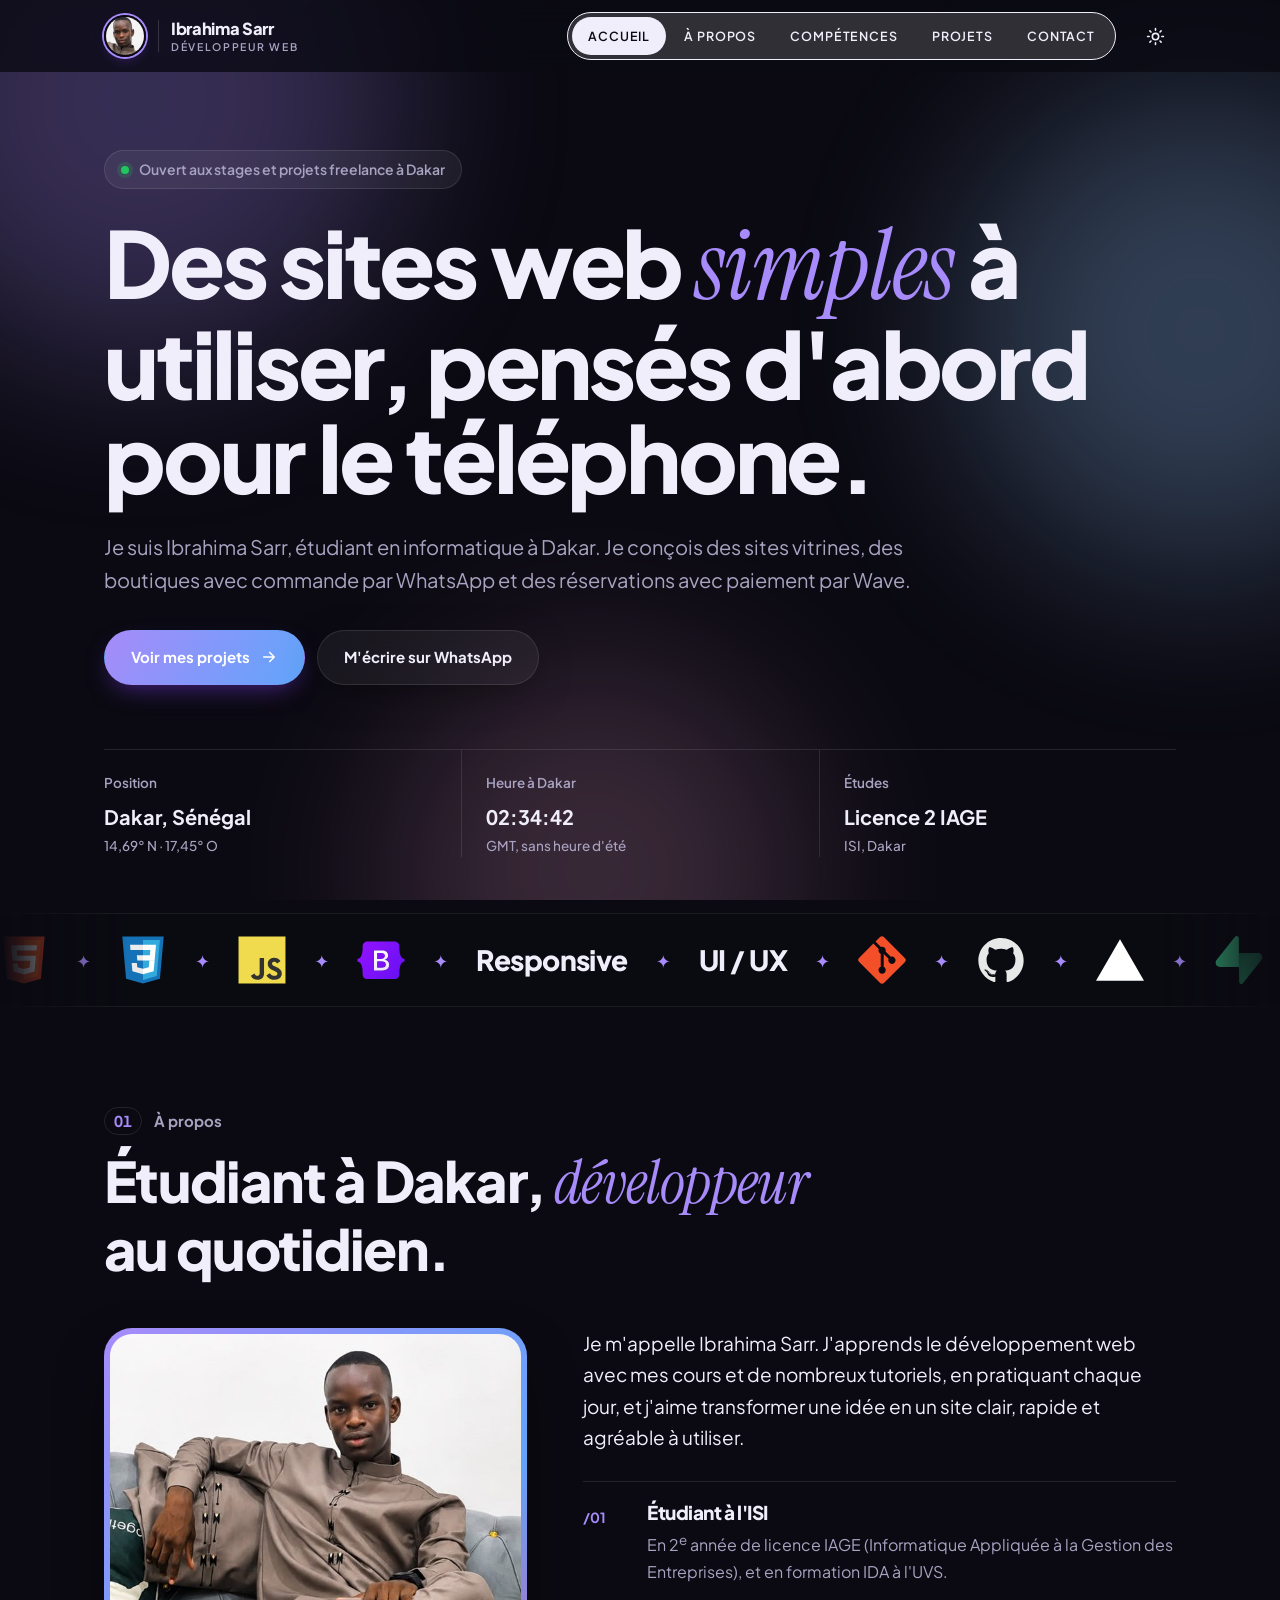
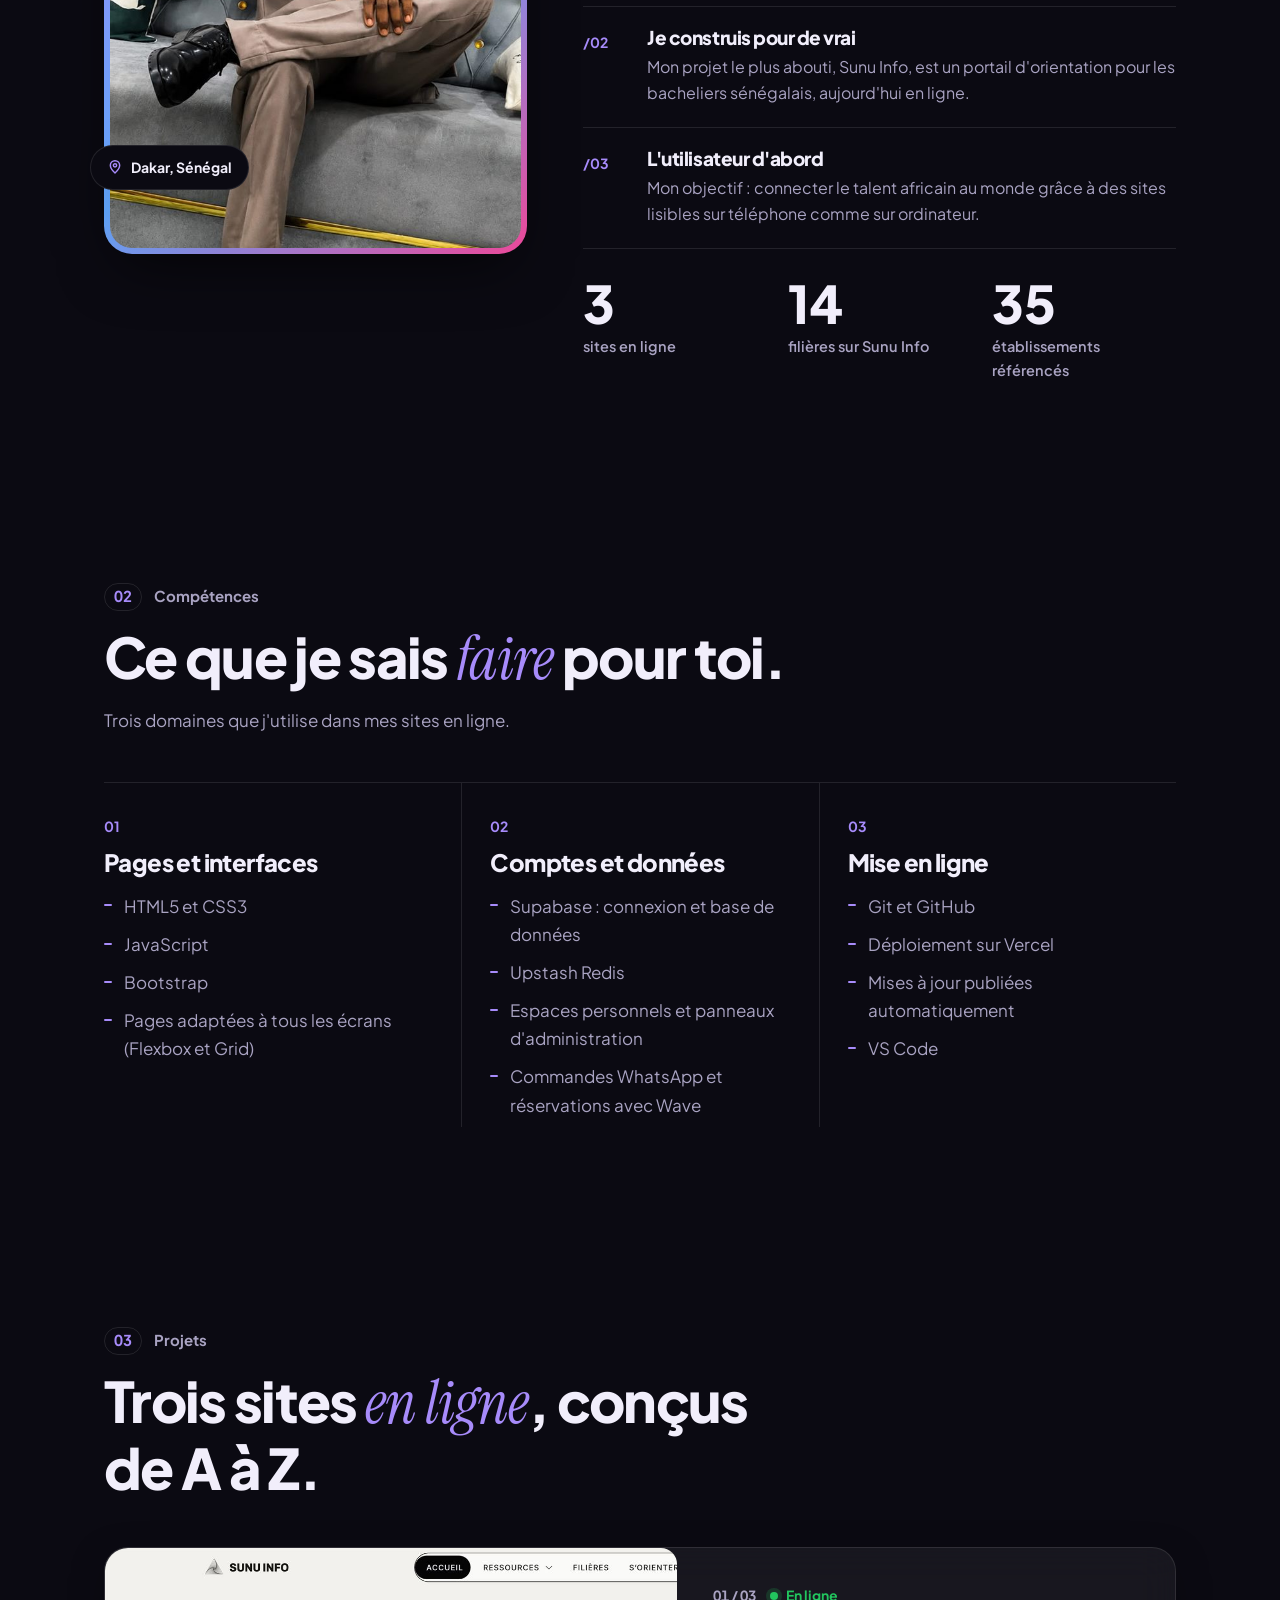
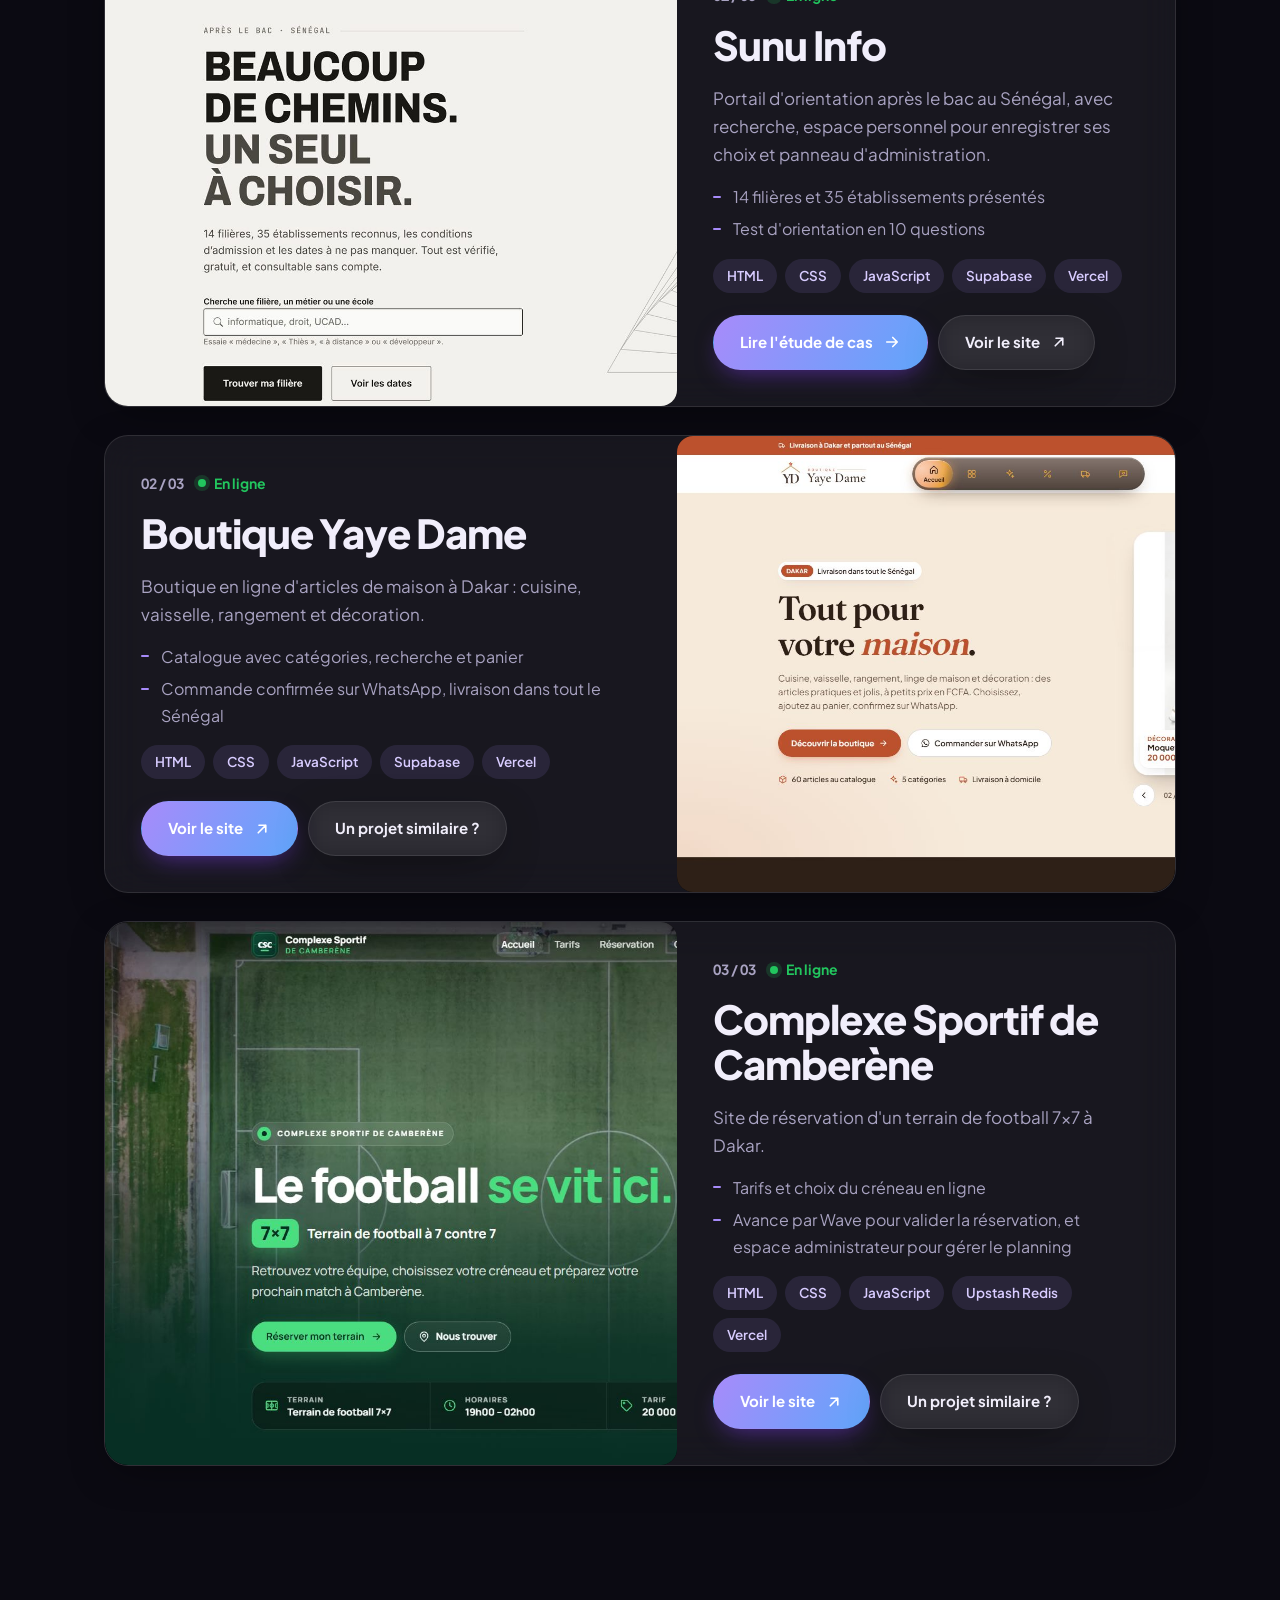
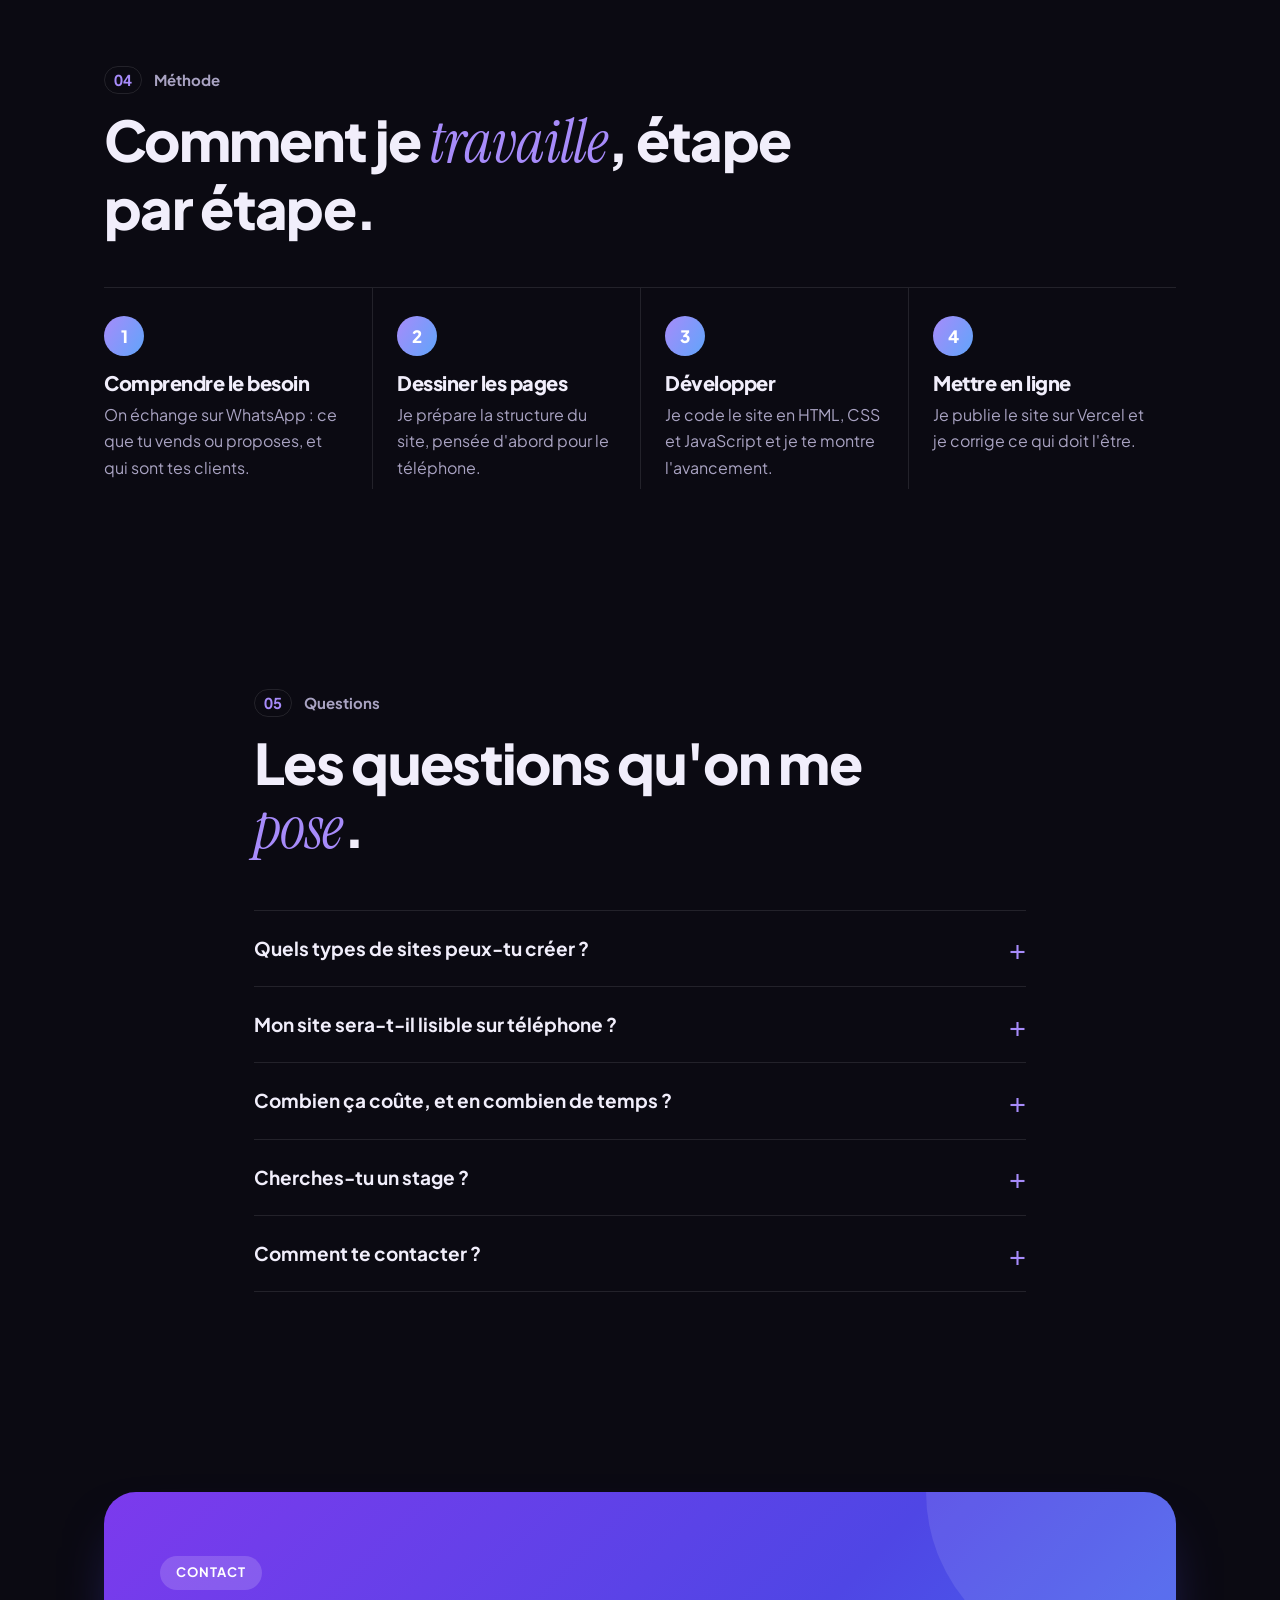
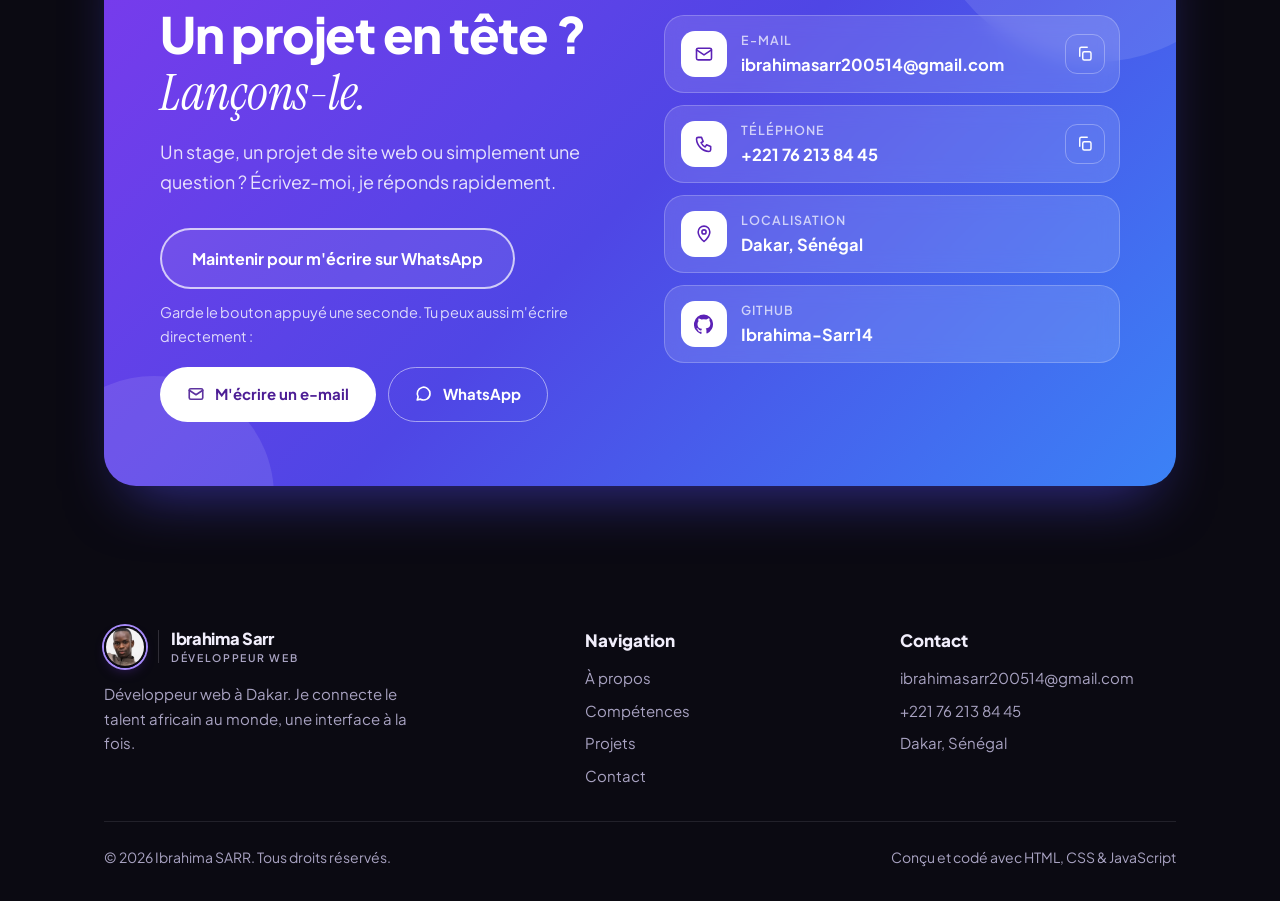
<file: index.html>
<!DOCTYPE html>
<html lang="fr" data-theme="dark">
<head>
  <meta charset="UTF-8">
  <meta name="viewport" content="width=device-width, initial-scale=1.0">

  <!-- ===== Référencement (SEO) ===== -->
  <title>Ibrahima SARR — Développeur web à Dakar</title>
  <meta name="description" content="Portfolio d'Ibrahima SARR, étudiant en informatique et développeur web à Dakar (Sénégal). Interfaces modernes en HTML, CSS, Bootstrap et JavaScript. Créateur de Sunu Info.">
  <meta name="author" content="Ibrahima SARR">
  <link rel="canonical" href="https://portfolioibrahimasarr.vercel.app/">
  <meta name="theme-color" content="#0b0a12">

  <!-- Aperçu lors d'un partage (WhatsApp, Facebook, LinkedIn…) -->
  <meta property="og:type" content="website">
  <meta property="og:locale" content="fr_FR">
  <meta property="og:site_name" content="Ibrahima SARR">
  <meta property="og:title" content="Ibrahima SARR — Développeur web à Dakar">
  <meta property="og:description" content="Étudiant en informatique et développeur web. Je conçois des interfaces modernes et des expériences utilisateur fluides.">
  <meta property="og:url" content="https://portfolioibrahimasarr.vercel.app/">
  <meta property="og:image" content="https://portfolioibrahimasarr.vercel.app/images/partage.png">
  <meta property="og:image:width" content="1200">
  <meta property="og:image:height" content="630">
  <meta property="og:image:alt" content="Ibrahima SARR, développeur web à Dakar">
  <meta name="twitter:card" content="summary_large_image">
  <meta name="twitter:title" content="Ibrahima SARR — Développeur web à Dakar">
  <meta name="twitter:description" content="Étudiant en informatique et développeur web. Je conçois des interfaces modernes et des expériences utilisateur fluides.">
  <meta name="twitter:image" content="https://portfolioibrahimasarr.vercel.app/images/partage.png">

  <!-- Fiche « personne » pour Google -->
  <script type="application/ld+json">
  {
    "@context": "https://schema.org",
    "@type": "Person",
    "name": "Ibrahima SARR",
    "alternateName": "Ibrahima (Khalil) Sarr",
    "jobTitle": "Développeur web",
    "email": "mailto:ibrahimasarr200514@gmail.com",
    "telephone": "+221762138445",
    "url": "https://portfolioibrahimasarr.vercel.app/",
    "image": "https://portfolioibrahimasarr.vercel.app/images/ibrahima-sarr.jpg",
    "address": { "@type": "PostalAddress", "addressLocality": "Dakar", "addressCountry": "SN" },
    "sameAs": ["https://github.com/Ibrahima-Sarr14"]
  }
  </script>

  <link rel="icon" href="images/favicon.svg" type="image/svg+xml">

  <!-- Polices : Plus Jakarta Sans (texte) et Instrument Serif italique (mot d'accent) -->
  <link rel="preconnect" href="https://fonts.googleapis.com">
  <link rel="preconnect" href="https://fonts.gstatic.com" crossorigin>
  <link href="https://fonts.googleapis.com/css2?family=Plus+Jakarta+Sans:wght@400;500;600;700;800&family=Instrument+Serif:ital@1&display=swap" rel="stylesheet">

  <link rel="stylesheet" href="style.css">

  <!-- Applique le thème enregistré avant l'affichage (évite un flash de couleur) -->
  <script>
    try {
      var t = localStorage.getItem('theme');
      if (t) document.documentElement.setAttribute('data-theme', t);
    } catch (e) {}
  </script>
</head>
<body>

  <!-- Taches de couleur floues en arrière-plan -->
  <div class="fond-deco" aria-hidden="true">
    <span class="tache tache--1"></span>
    <span class="tache tache--2"></span>
    <span class="tache tache--3"></span>
  </div>

  <!-- ===== EN-TÊTE ===== -->
  <header class="entete" id="entete">
    <div class="conteneur entete__barre">
      <a href="#accueil" class="logo" aria-label="Retour en haut">
        <img class="logo__mark" src="images/ibrahima-sarr-portrait.jpg" alt="" width="40" height="40">
        <span class="logo__texte"><span class="logo__nom">Ibrahima Sarr</span><span class="logo__role">Développeur web</span></span>
      </a>

      <nav class="nav" id="nav" aria-label="Navigation principale">
        <span class="nav__pilule" aria-hidden="true"></span>
        <a href="#accueil">Accueil</a>
        <a href="#apropos">À propos</a>
        <a href="#competences">Compétences</a>
        <a href="#projets">Projets</a>
        <a href="#contact">Contact</a>
      </nav>

      <div class="entete__actions">
        <button class="btn-icone" id="btn-theme" type="button" aria-label="Changer de thème">
          <svg class="ico-lune" viewBox="0 0 24 24" aria-hidden="true"><path d="M21 12.8A9 9 0 1 1 11.2 3a7 7 0 0 0 9.8 9.8z"/></svg>
          <svg class="ico-soleil" viewBox="0 0 24 24" aria-hidden="true"><circle cx="12" cy="12" r="4"/><path d="M12 2v2M12 20v2M4.9 4.9l1.4 1.4M17.7 17.7l1.4 1.4M2 12h2M20 12h2M4.9 19.1l1.4-1.4M17.7 6.3l1.4-1.4"/></svg>
        </button>
        <button class="btn-icone burger" id="btn-menu" type="button" aria-label="Ouvrir le menu" aria-expanded="false" aria-controls="nav">
          <span></span><span></span><span></span>
        </button>
      </div>
    </div>
    <!-- Barre de progression de lecture -->
    <span class="progression" id="progression" aria-hidden="true"></span>
  </header>

  <main>

    <!-- ===== ACCUEIL ===== -->
    <section class="hero2" id="accueil">
      <div class="conteneur">
        <p class="eyebrow"><span class="point"></span> Ouvert aux stages et projets freelance à Dakar</p>
        <h1 class="hero2__titre">
          Des sites web <em class="accent">simples</em> à utiliser, pensés d'abord pour le téléphone.
        </h1>
        <p class="hero2__sous">
          Je suis Ibrahima Sarr, étudiant en informatique à Dakar. Je conçois des sites vitrines,
          des boutiques avec commande par WhatsApp et des réservations avec paiement par Wave.
        </p>
        <div class="hero__boutons">
          <a href="#projets" class="btn btn--plein">
            Voir mes projets
            <svg viewBox="0 0 24 24" aria-hidden="true"><path d="M5 12h14M13 6l6 6-6 6"/></svg>
          </a>
          <a href="https://wa.me/221762138445" target="_blank" rel="noopener" class="btn btn--verre">M'écrire sur WhatsApp</a>
        </div>

        <!-- Repères : lieu, heure de Dakar en direct, disponibilité -->
        <dl class="reperes">
          <div>
            <dt>Position</dt>
            <dd>Dakar, Sénégal<span class="reperes__fin">14,69° N · 17,45° O</span></dd>
          </div>
          <div>
            <dt>Heure à Dakar</dt>
            <dd><time id="horloge" class="horloge" datetime="">--:--:--</time><span class="reperes__fin">GMT, sans heure d'été</span></dd>
          </div>
          <div>
            <dt>Études</dt>
            <dd>Licence 2 IAGE<span class="reperes__fin">ISI, Dakar</span></dd>
          </div>
        </dl>
      </div>
    </section>

    <!-- ===== BANDEAU DÉFILANT ===== -->
    <div class="bandeau" aria-hidden="true">
      <div class="bandeau__piste">
        <img src="images/logos/html5.svg" alt="HTML5" title="HTML5" width="48" height="48" class="logo-html5"><i>✦</i><img src="images/logos/css3.svg" alt="CSS3" title="CSS3" width="48" height="48" class="logo-css3"><i>✦</i><img src="images/logos/javascript.svg" alt="JavaScript" title="JavaScript" width="48" height="48" class="logo-javascript"><i>✦</i><img src="images/logos/bootstrap.svg" alt="Bootstrap" title="Bootstrap" width="48" height="48" class="logo-bootstrap"><i>✦</i><span>Responsive</span><i>✦</i><span>UI / UX</span><i>✦</i><img src="images/logos/git.svg" alt="Git" title="Git" width="48" height="48" class="logo-git"><i>✦</i><img src="images/logos/github.svg" alt="GitHub" title="GitHub" width="48" height="48" class="logo-github"><i>✦</i><img src="images/logos/vercel.svg" alt="Vercel" title="Vercel" width="48" height="48" class="logo-vercel"><i>✦</i><img src="images/logos/supabase.svg" alt="Supabase" title="Supabase" width="48" height="48" class="logo-supabase"><i>✦</i>
        <img src="images/logos/html5.svg" alt="HTML5" title="HTML5" width="48" height="48" class="logo-html5"><i>✦</i><img src="images/logos/css3.svg" alt="CSS3" title="CSS3" width="48" height="48" class="logo-css3"><i>✦</i><img src="images/logos/javascript.svg" alt="JavaScript" title="JavaScript" width="48" height="48" class="logo-javascript"><i>✦</i><img src="images/logos/bootstrap.svg" alt="Bootstrap" title="Bootstrap" width="48" height="48" class="logo-bootstrap"><i>✦</i><span>Responsive</span><i>✦</i><span>UI / UX</span><i>✦</i><img src="images/logos/git.svg" alt="Git" title="Git" width="48" height="48" class="logo-git"><i>✦</i><img src="images/logos/github.svg" alt="GitHub" title="GitHub" width="48" height="48" class="logo-github"><i>✦</i><img src="images/logos/vercel.svg" alt="Vercel" title="Vercel" width="48" height="48" class="logo-vercel"><i>✦</i><img src="images/logos/supabase.svg" alt="Supabase" title="Supabase" width="48" height="48" class="logo-supabase"><i>✦</i>
      </div>
    </div>

    <!-- ===== À PROPOS ===== -->
    <section class="section" id="apropos">
      <div class="conteneur">
        <div class="tete revele">
          <p class="tete__indice"><span>01</span> À propos</p>
          <h2>Étudiant à Dakar, <em class="accent">développeur</em> au quotidien.</h2>
        </div>

        <div class="qui">
          <figure class="apropos__photo revele">
            <div class="apropos__cadre">
              <img src="images/ibrahima-sarr.jpg" alt="Ibrahima Sarr, assis sur un canapé, en tenue traditionnelle" width="640" height="800" loading="lazy" decoding="async">
            </div>
            <figcaption class="apropos__badge apropos__badge--1">
              <svg viewBox="0 0 24 24" aria-hidden="true"><path d="M12 21s-7-6.2-7-11.5A7 7 0 0 1 19 9.5C19 14.8 12 21 12 21z"/><circle cx="12" cy="9.5" r="2.5"/></svg>
              Dakar, Sénégal
            </figcaption>
          </figure>

          <div class="qui__texte revele">
            <p class="qui__intro">
              Je m'appelle Ibrahima Sarr. J'apprends le développement web avec mes cours et de nombreux tutoriels,
              en pratiquant chaque jour, et j'aime transformer une idée en un site clair, rapide et agréable à utiliser.
            </p>

            <ul class="piliers">
              <li class="pilier">
                <span class="pilier__n">/01</span>
                <h3>Étudiant à l'ISI</h3>
                <p>En 2<sup>e</sup> année de licence IAGE (Informatique Appliquée à la Gestion des Entreprises), et en formation IDA à l'UVS.</p>
              </li>
              <li class="pilier">
                <span class="pilier__n">/02</span>
                <h3>Je construis pour de vrai</h3>
                <p>Mon projet le plus abouti, Sunu Info, est un portail d'orientation pour les bacheliers sénégalais, aujourd'hui en ligne.</p>
              </li>
              <li class="pilier">
                <span class="pilier__n">/03</span>
                <h3>L'utilisateur d'abord</h3>
                <p>Mon objectif&nbsp;: connecter le talent africain au monde grâce à des sites lisibles sur téléphone comme sur ordinateur.</p>
              </li>
            </ul>

            <ul class="chiffres chiffres--ligne">
              <li><strong data-compteur="3">3</strong><span>sites en ligne</span></li>
              <li><strong data-compteur="14">14</strong><span>filières sur Sunu Info</span></li>
              <li><strong data-compteur="35">35</strong><span>établissements référencés</span></li>
            </ul>
          </div>
        </div>
      </div>
    </section>

    <!-- ===== COMPÉTENCES ===== -->
    <section class="section" id="competences">
      <div class="conteneur">
        <div class="tete revele">
          <p class="tete__indice"><span>02</span> Compétences</p>
          <h2>Ce que je sais <em class="accent">faire</em> pour toi.</h2>
          <p>Trois domaines que j'utilise dans mes sites en ligne.</p>
        </div>

        <div class="colonnes">
          <article class="colonne revele">
            <span class="colonne__n">01</span>
            <h3>Pages et interfaces</h3>
            <ul class="liste">
              <li>HTML5 et CSS3</li>
              <li>JavaScript</li>
              <li>Bootstrap</li>
              <li>Pages adaptées à tous les écrans (Flexbox et Grid)</li>
            </ul>
          </article>
          <article class="colonne revele">
            <span class="colonne__n">02</span>
            <h3>Comptes et données</h3>
            <ul class="liste">
              <li>Supabase : connexion et base de données</li>
              <li>Upstash Redis</li>
              <li>Espaces personnels et panneaux d'administration</li>
              <li>Commandes WhatsApp et réservations avec Wave</li>
            </ul>
          </article>
          <article class="colonne revele">
            <span class="colonne__n">03</span>
            <h3>Mise en ligne</h3>
            <ul class="liste">
              <li>Git et GitHub</li>
              <li>Déploiement sur Vercel</li>
              <li>Mises à jour publiées automatiquement</li>
              <li>VS Code</li>
            </ul>
          </article>
        </div>
      </div>
    </section>

    <!-- ===== PROJETS ===== -->
    <section class="section" id="projets">
      <div class="conteneur">
        <div class="tete revele">
          <p class="tete__indice"><span>03</span> Projets</p>
          <h2>Trois sites <em class="accent">en ligne</em>, conçus de A à Z.</h2>
        </div>

        <article class="realisation verre lumiere revele">
          <a class="projet__image" href="sunu-info.html" aria-label="Lire l'étude de cas de Sunu Info">
            <img src="images/sunu-info/accueil.jpg" alt="Page d'accueil de Sunu Info" width="1600" height="867" loading="lazy" decoding="async">
          </a>
          <div class="realisation__corps">
            <p class="realisation__n">01 / 03 <span class="etat"><span class="point"></span> En ligne</span></p>
            <h3>Sunu Info</h3>
            <p>Portail d'orientation après le bac au Sénégal, avec recherche, espace personnel pour enregistrer ses choix et panneau d'administration.</p>
            <ul class="liste liste--compacte">
              <li>14 filières et 35 établissements présentés</li>
              <li>Test d'orientation en 10 questions</li>
            </ul>
            <ul class="puces"><li>HTML</li><li>CSS</li><li>JavaScript</li><li>Supabase</li><li>Vercel</li></ul>
            <div class="projet__boutons">
              <a href="sunu-info.html" class="btn btn--plein">Lire l'étude de cas
                <svg viewBox="0 0 24 24" aria-hidden="true"><path d="M5 12h14M13 6l6 6-6 6"/></svg>
              </a>
              <a href="https://portail-sunu-info.vercel.app" target="_blank" rel="noopener" class="btn btn--verre">Voir le site
                <svg viewBox="0 0 24 24" aria-hidden="true"><path d="M7 17 17 7M8 7h9v9"/></svg>
              </a>
            </div>
          </div>
        </article>

        <article class="realisation realisation--inverse verre lumiere revele">
          <a class="projet__image" href="https://boutique-yaye-dame.vercel.app/" target="_blank" rel="noopener" aria-label="Ouvrir la Boutique Yaye Dame">
            <img src="images/yaye-dame/accueil.jpg" alt="Page d'accueil de la Boutique Yaye Dame : articles de maison en FCFA" width="1600" height="867" loading="lazy" decoding="async">
          </a>
          <div class="realisation__corps">
            <p class="realisation__n">02 / 03 <span class="etat"><span class="point"></span> En ligne</span></p>
            <h3>Boutique Yaye Dame</h3>
            <p>Boutique en ligne d'articles de maison à Dakar : cuisine, vaisselle, rangement et décoration.</p>
            <ul class="liste liste--compacte">
              <li>Catalogue avec catégories, recherche et panier</li>
              <li>Commande confirmée sur WhatsApp, livraison dans tout le Sénégal</li>
            </ul>
            <ul class="puces"><li>HTML</li><li>CSS</li><li>JavaScript</li><li>Supabase</li><li>Vercel</li></ul>
            <div class="projet__boutons">
              <a href="https://boutique-yaye-dame.vercel.app/" target="_blank" rel="noopener" class="btn btn--plein">Voir le site
                <svg viewBox="0 0 24 24" aria-hidden="true"><path d="M7 17 17 7M8 7h9v9"/></svg>
              </a>
              <a href="#contact" class="btn btn--verre">Un projet similaire&nbsp;?</a>
            </div>
          </div>
        </article>

        <article class="realisation verre lumiere revele">
          <a class="projet__image" href="https://sunu-foot.vercel.app/" target="_blank" rel="noopener" aria-label="Ouvrir le site du Complexe Sportif de Camberène">
            <img src="images/sunu-foot/accueil.jpg" alt="Page d'accueil du Complexe Sportif de Camberène : terrain de football 7×7" width="1600" height="867" loading="lazy" decoding="async">
          </a>
          <div class="realisation__corps">
            <p class="realisation__n">03 / 03 <span class="etat"><span class="point"></span> En ligne</span></p>
            <h3>Complexe Sportif de Camberène</h3>
            <p>Site de réservation d'un terrain de football 7×7 à Dakar.</p>
            <ul class="liste liste--compacte">
              <li>Tarifs et choix du créneau en ligne</li>
              <li>Avance par Wave pour valider la réservation, et espace administrateur pour gérer le planning</li>
            </ul>
            <ul class="puces"><li>HTML</li><li>CSS</li><li>JavaScript</li><li>Upstash Redis</li><li>Vercel</li></ul>
            <div class="projet__boutons">
              <a href="https://sunu-foot.vercel.app/" target="_blank" rel="noopener" class="btn btn--plein">Voir le site
                <svg viewBox="0 0 24 24" aria-hidden="true"><path d="M7 17 17 7M8 7h9v9"/></svg>
              </a>
              <a href="#contact" class="btn btn--verre">Un projet similaire&nbsp;?</a>
            </div>
          </div>
        </article>
      </div>
    </section>

    <!-- ===== MÉTHODE ===== -->
    <section class="section" id="methode">
      <div class="conteneur">
        <div class="tete revele">
          <p class="tete__indice"><span>04</span> Méthode</p>
          <h2>Comment je <em class="accent">travaille</em>, étape par étape.</h2>
        </div>

        <ol class="etapes">
          <li class="etape revele">
            <span class="etape__n">1</span>
            <h3>Comprendre le besoin</h3>
            <p>On échange sur WhatsApp : ce que tu vends ou proposes, et qui sont tes clients.</p>
          </li>
          <li class="etape revele">
            <span class="etape__n">2</span>
            <h3>Dessiner les pages</h3>
            <p>Je prépare la structure du site, pensée d'abord pour le téléphone.</p>
          </li>
          <li class="etape revele">
            <span class="etape__n">3</span>
            <h3>Développer</h3>
            <p>Je code le site en HTML, CSS et JavaScript et je te montre l'avancement.</p>
          </li>
          <li class="etape revele">
            <span class="etape__n">4</span>
            <h3>Mettre en ligne</h3>
            <p>Je publie le site sur Vercel et je corrige ce qui doit l'être.</p>
          </li>
        </ol>
      </div>
    </section>

    <!-- ===== QUESTIONS FRÉQUENTES ===== -->
    <section class="section" id="faq">
      <div class="conteneur conteneur--etroit">
        <div class="tete revele">
          <p class="tete__indice"><span>05</span> Questions</p>
          <h2>Les questions qu'on me <em class="accent">pose</em>.</h2>
        </div>

        <div class="faq revele">
          <details>
            <summary>Quels types de sites peux-tu créer&nbsp;?</summary>
            <p>Des sites vitrines, des boutiques avec commande par WhatsApp, des sites de réservation avec paiement par Wave, et des portails avec comptes utilisateurs et administration.</p>
          </details>
          <details>
            <summary>Mon site sera-t-il lisible sur téléphone&nbsp;?</summary>
            <p>Oui. Je conçois d'abord pour le téléphone, puis j'adapte pour la tablette et l'ordinateur.</p>
          </details>
          <details>
            <summary>Combien ça coûte, et en combien de temps&nbsp;?</summary>
            <p>Cela dépend du besoin. Écris-moi sur WhatsApp avec ton idée, et je te réponds avec une estimation du prix et du délai.</p>
          </details>
          <details>
            <summary>Cherches-tu un stage&nbsp;?</summary>
            <p>Oui. Je suis en 2<sup>e</sup> année de licence IAGE à l'ISI et ouvert aux stages et aux projets freelance à Dakar.</p>
          </details>
          <details>
            <summary>Comment te contacter&nbsp;?</summary>
            <p>Par WhatsApp, par e-mail ou par téléphone : tout est dans la section Contact, juste en dessous.</p>
          </details>
        </div>
      </div>
    </section>

    <!-- ===== CONTACT ===== -->
    <section class="section" id="contact">
      <div class="conteneur">
        <div class="contact revele">
          <div class="contact__texte">
            <p class="contact__surtitre">Contact</p>
            <h2>Un projet en tête&nbsp;? <em class="accent accent--clair">Lançons-le.</em></h2>
            <p class="contact__intro">
              Un stage, un projet de site web ou simplement une question&nbsp;?
              Écrivez-moi, je réponds rapidement.
            </p>
            <button class="lancer" id="lancer" type="button" aria-describedby="lancer-aide">
              <span class="lancer__remplissage" aria-hidden="true"></span>
              <span class="lancer__texte">Maintenir pour m'écrire sur WhatsApp</span>
            </button>
            <p class="lancer__aide" id="lancer-aide">Garde le bouton appuyé une seconde. Tu peux aussi m'écrire directement :</p>
            <div class="contact__boutons">
              <a href="mailto:ibrahimasarr200514@gmail.com" class="btn btn--blanc">
                <svg viewBox="0 0 24 24" aria-hidden="true"><rect x="3" y="5" width="18" height="14" rx="2"/><path d="m3 7 9 6 9-6"/></svg>
                M'écrire un e-mail
              </a>
              <a href="https://wa.me/221762138445" target="_blank" rel="noopener" class="btn btn--transparent">
                <svg viewBox="0 0 24 24" aria-hidden="true"><path d="M20 11.5a8.5 8.5 0 0 1-12.6 7.4L3 20l1.2-4.2A8.5 8.5 0 1 1 20 11.5z"/></svg>
                WhatsApp
              </a>
            </div>
          </div>

          <ul class="coordonnees">
            <li class="coord">
              <span class="coord__ico"><svg viewBox="0 0 24 24" aria-hidden="true"><rect x="3" y="5" width="18" height="14" rx="2"/><path d="m3 7 9 6 9-6"/></svg></span>
              <div class="coord__texte">
                <span class="coord__label">E-mail</span>
                <a href="mailto:ibrahimasarr200514@gmail.com" class="coord__valeur">ibrahimasarr200514@gmail.com</a>
              </div>
              <button class="coord__copier" type="button" data-copier="ibrahimasarr200514@gmail.com" aria-label="Copier l'adresse e-mail">
                <svg viewBox="0 0 24 24" aria-hidden="true"><rect x="9" y="9" width="11" height="11" rx="2"/><path d="M5 15V5a2 2 0 0 1 2-2h8"/></svg>
              </button>
            </li>
            <li class="coord">
              <span class="coord__ico"><svg viewBox="0 0 24 24" aria-hidden="true"><path d="M5 4h4l2 5-2.5 1.5a11 11 0 0 0 5 5L15 13l5 2v4a2 2 0 0 1-2 2A16 16 0 0 1 3 6a2 2 0 0 1 2-2z"/></svg></span>
              <div class="coord__texte">
                <span class="coord__label">Téléphone</span>
                <a href="tel:+221762138445" class="coord__valeur">+221 76 213 84 45</a>
              </div>
              <button class="coord__copier" type="button" data-copier="+221 76 213 84 45" aria-label="Copier le numéro de téléphone">
                <svg viewBox="0 0 24 24" aria-hidden="true"><rect x="9" y="9" width="11" height="11" rx="2"/><path d="M5 15V5a2 2 0 0 1 2-2h8"/></svg>
              </button>
            </li>
            <li class="coord">
              <span class="coord__ico"><svg viewBox="0 0 24 24" aria-hidden="true"><path d="M12 21s-7-6.2-7-11.5A7 7 0 0 1 19 9.5C19 14.8 12 21 12 21z"/><circle cx="12" cy="9.5" r="2.5"/></svg></span>
              <div class="coord__texte">
                <span class="coord__label">Localisation</span>
                <span class="coord__valeur">Dakar, Sénégal</span>
              </div>
            </li>
            <li class="coord">
              <span class="coord__ico"><svg viewBox="0 0 24 24" aria-hidden="true" class="plein"><path d="M12 .5a12 12 0 0 0-3.8 23.4c.6.1.8-.3.8-.6v-2c-3.3.7-4-1.6-4-1.6-.6-1.4-1.4-1.8-1.4-1.8-1-.7.1-.7.1-.7 1.2.1 1.8 1.2 1.8 1.2 1 1.8 2.8 1.3 3.5 1 .1-.8.4-1.3.7-1.6-2.7-.3-5.5-1.3-5.5-5.9 0-1.3.5-2.4 1.2-3.2-.1-.3-.5-1.5.1-3.2 0 0 1-.3 3.3 1.2a11.5 11.5 0 0 1 6 0C17.3 4.7 18.3 5 18.3 5c.7 1.7.3 2.9.1 3.2.8.8 1.2 1.9 1.2 3.2 0 4.6-2.8 5.6-5.5 5.9.4.4.8 1.1.8 2.2v3.3c0 .3.2.7.8.6A12 12 0 0 0 12 .5z"/></svg></span>
              <div class="coord__texte">
                <span class="coord__label">GitHub</span>
                <a href="https://github.com/Ibrahima-Sarr14" target="_blank" rel="noopener" class="coord__valeur">Ibrahima-Sarr14</a>
              </div>
            </li>
          </ul>
        </div>
      </div>
    </section>

  </main>

  <!-- ===== PIED DE PAGE ===== -->
  <footer class="pied">
    <div class="conteneur">
      <div class="pied__grille">
        <div class="pied__marque">
          <a href="#accueil" class="logo">
            <img class="logo__mark" src="images/ibrahima-sarr-portrait.jpg" alt="" width="40" height="40">
            <span class="logo__texte"><span class="logo__nom">Ibrahima Sarr</span><span class="logo__role">Développeur web</span></span>
          </a>
          <p>Développeur web à Dakar. Je connecte le talent africain au monde, une interface à la fois.</p>
        </div>
        <div>
          <p class="pied__titre">Navigation</p>
          <ul class="pied__liens">
            <li><a href="#apropos">À propos</a></li>
            <li><a href="#competences">Compétences</a></li>
            <li><a href="#projets">Projets</a></li>
            <li><a href="#contact">Contact</a></li>
          </ul>
        </div>
        <div>
          <p class="pied__titre">Contact</p>
          <ul class="pied__liens">
            <li><a href="mailto:ibrahimasarr200514@gmail.com">ibrahimasarr200514@gmail.com</a></li>
            <li><a href="tel:+221762138445">+221 76 213 84 45</a></li>
            <li>Dakar, Sénégal</li>
          </ul>
        </div>
      </div>
      <div class="pied__bas">
        <p>© <span id="annee">2026</span> Ibrahima SARR. Tous droits réservés.</p>
        <p>Conçu et codé avec HTML, CSS &amp; JavaScript</p>
      </div>
    </div>
  </footer>

  <!-- Bouton retour en haut, avec anneau de progression -->
  <a href="#accueil" class="haut" id="haut" aria-label="Retour en haut">
    <svg class="haut__anneau" viewBox="0 0 48 48" aria-hidden="true"><circle cx="24" cy="24" r="22"/><circle class="haut__progres" id="haut-progres" cx="24" cy="24" r="22"/></svg>
    <svg class="haut__fleche" viewBox="0 0 24 24" aria-hidden="true"><path d="M12 19V5M6 11l6-6 6 6"/></svg>
  </a>

  <!-- Petit message « Copié ! » -->
  <div class="toast" id="toast" role="status" aria-live="polite"></div>

  <script src="script.js"></script>
</body>
</html>
</file>
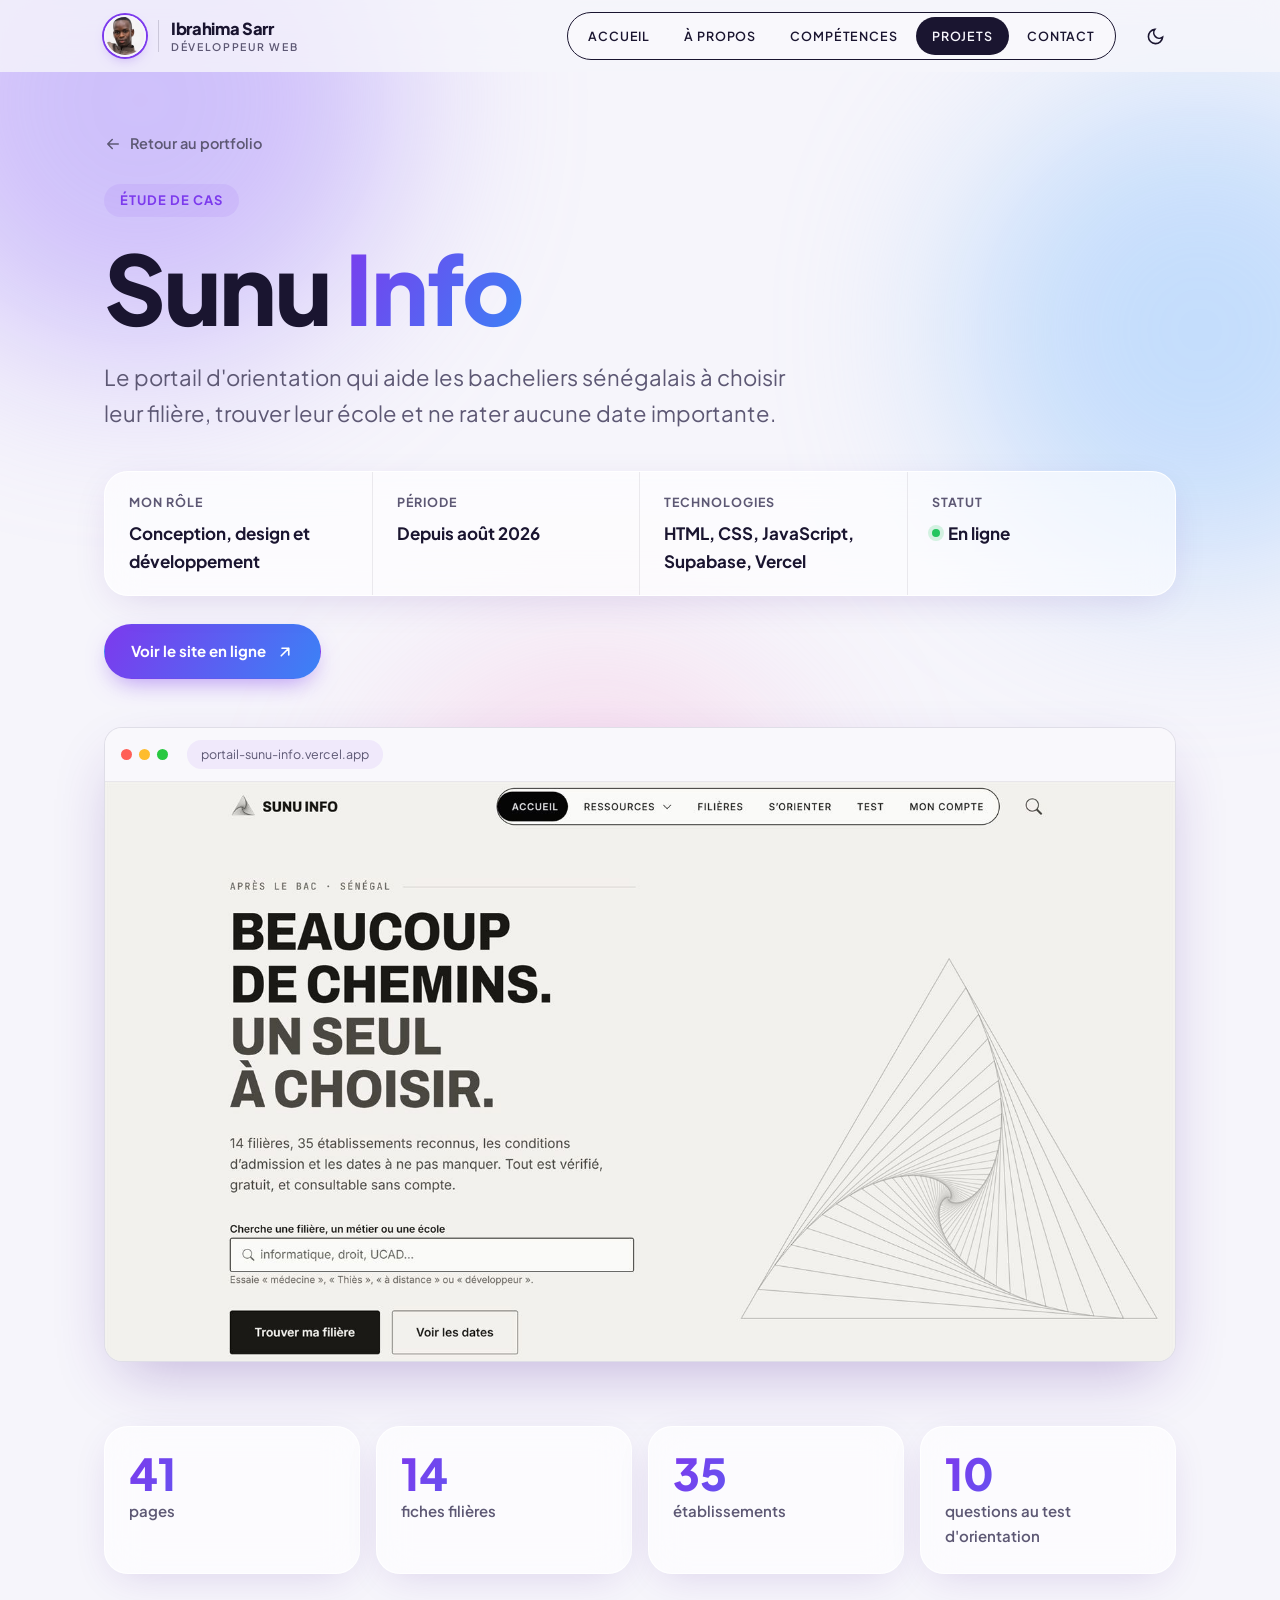
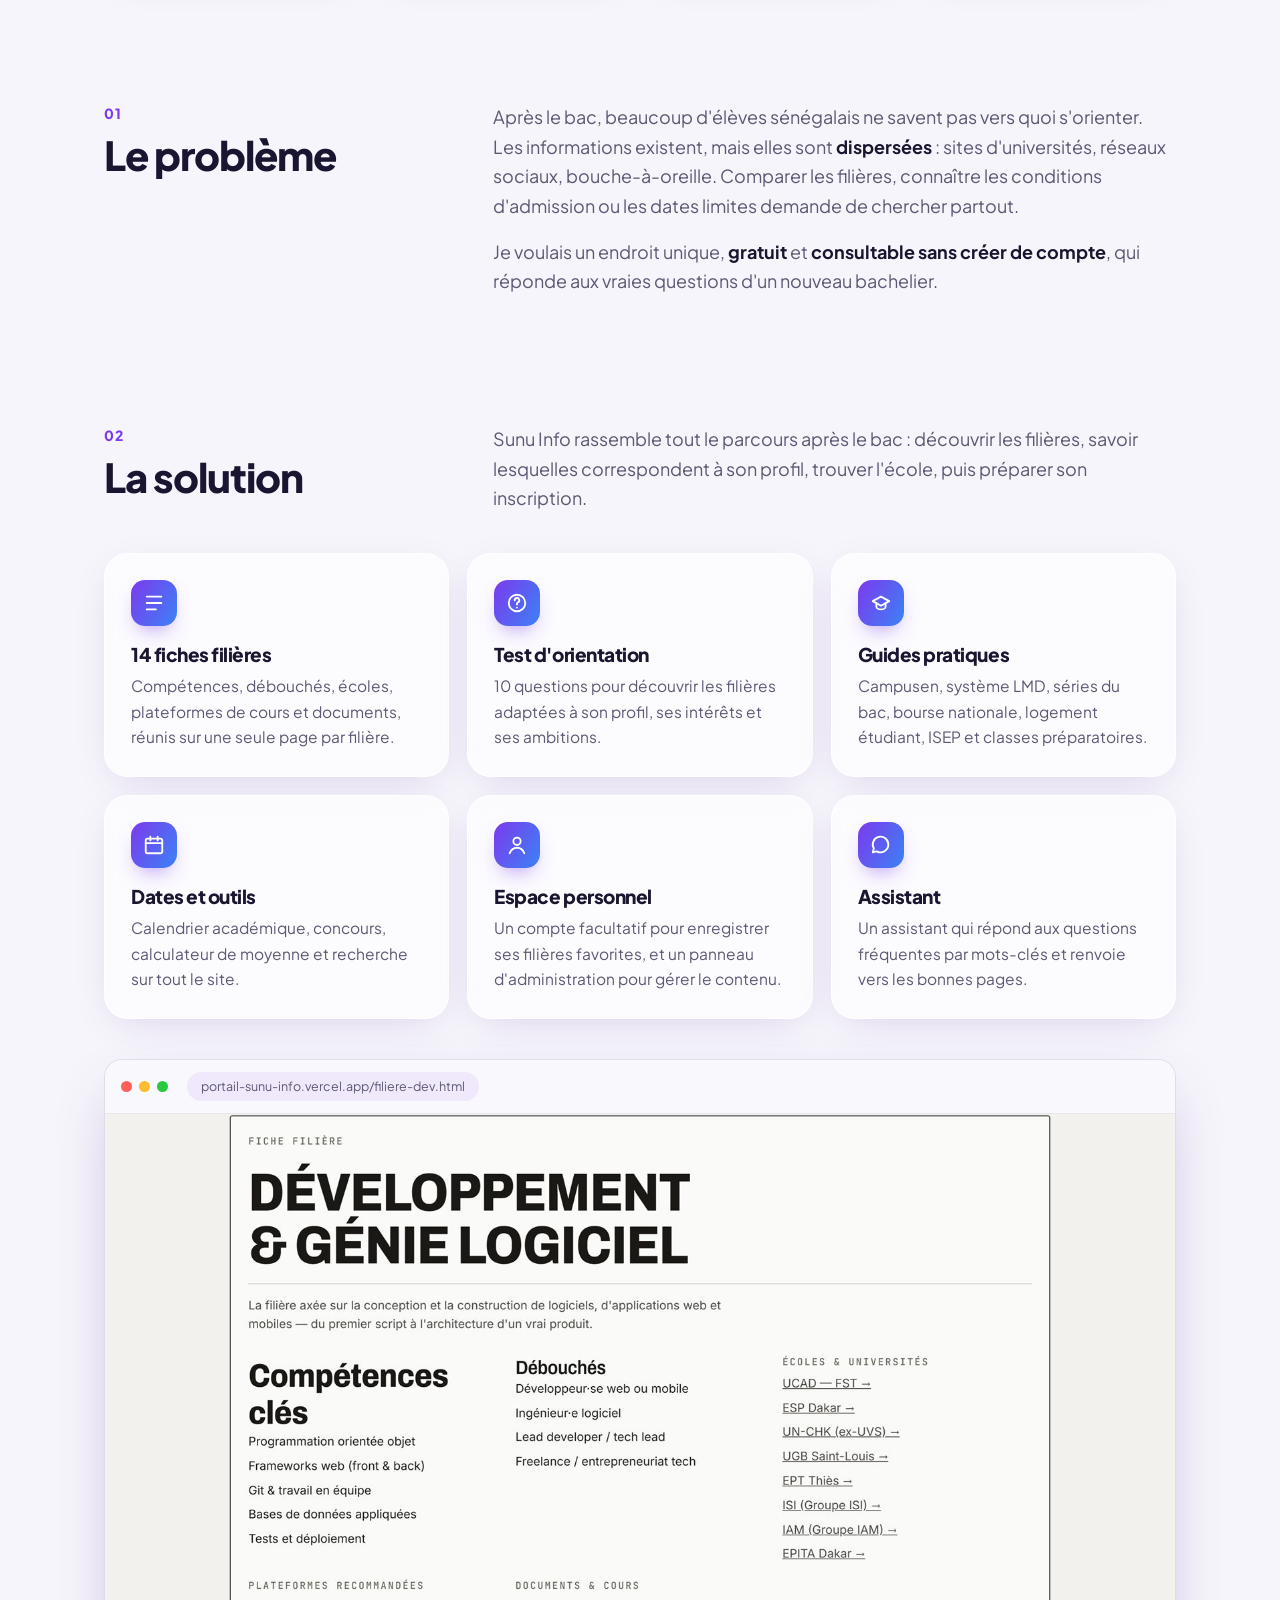
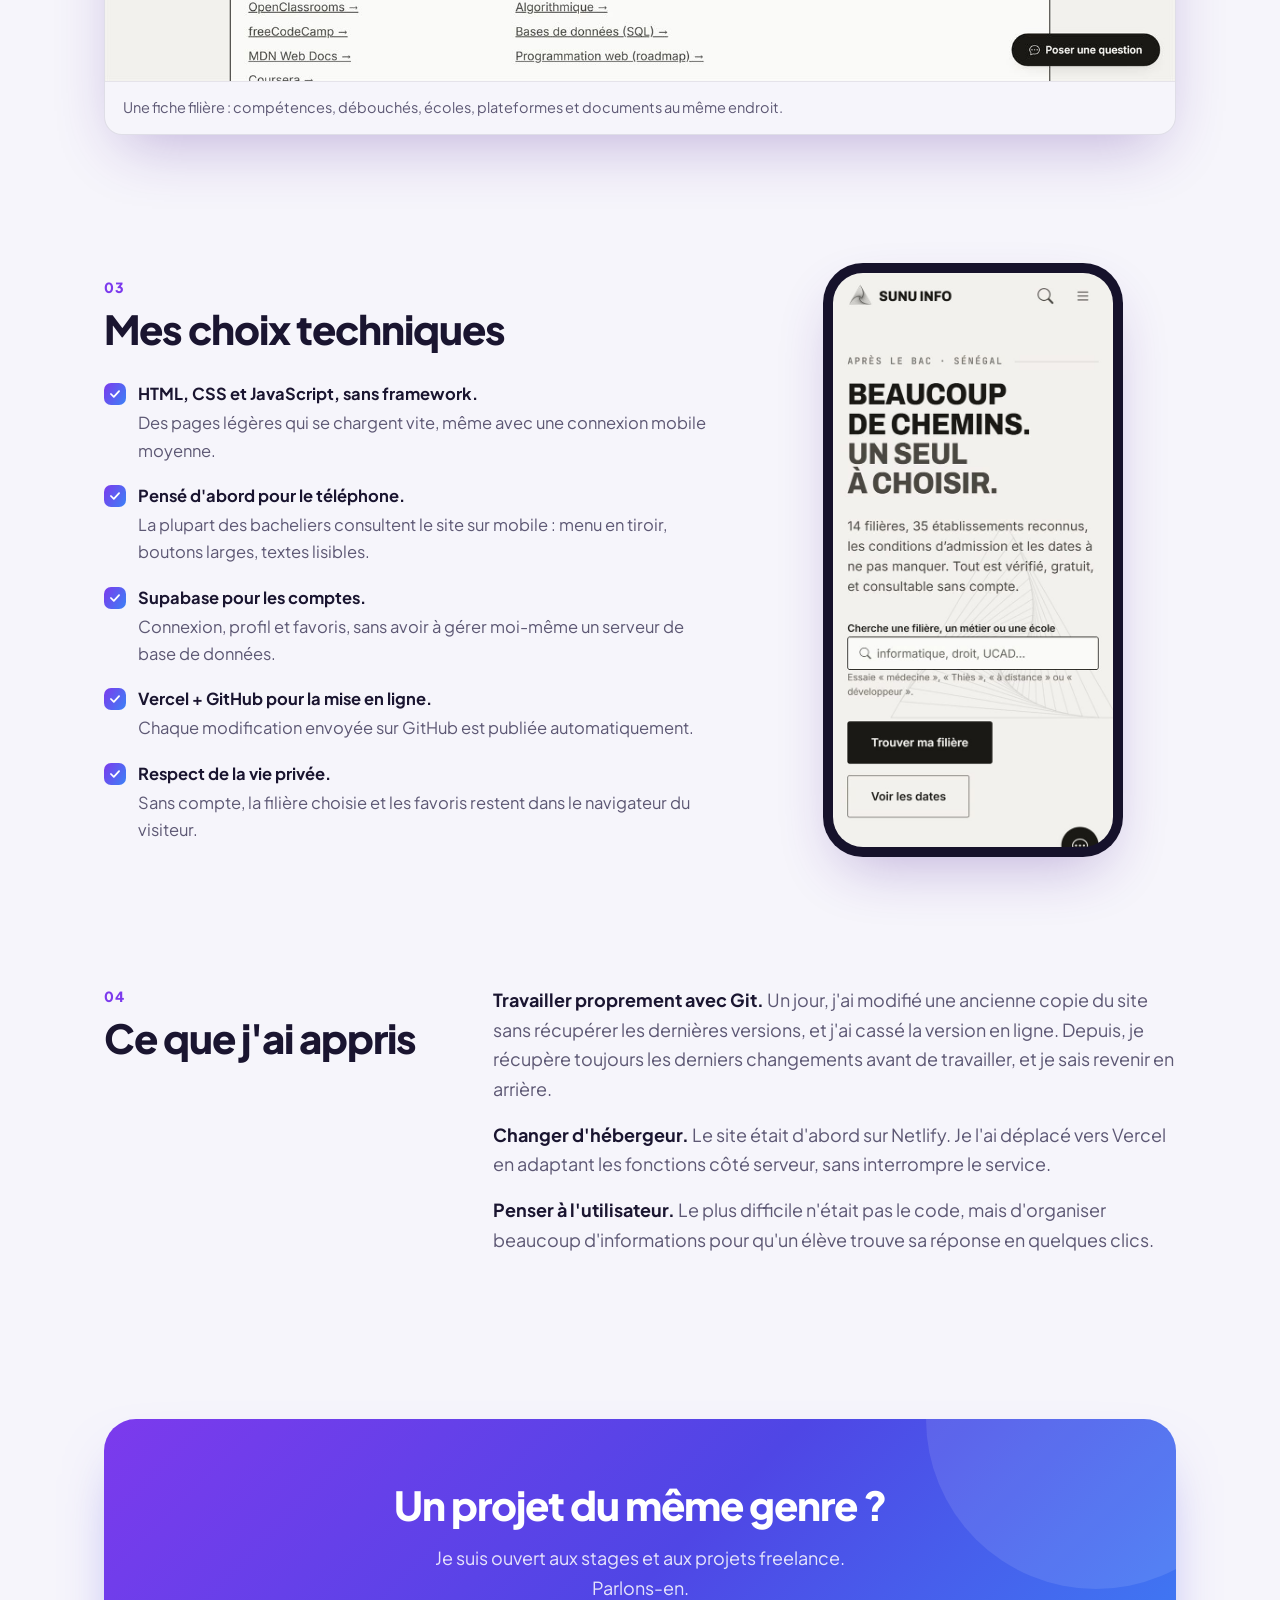
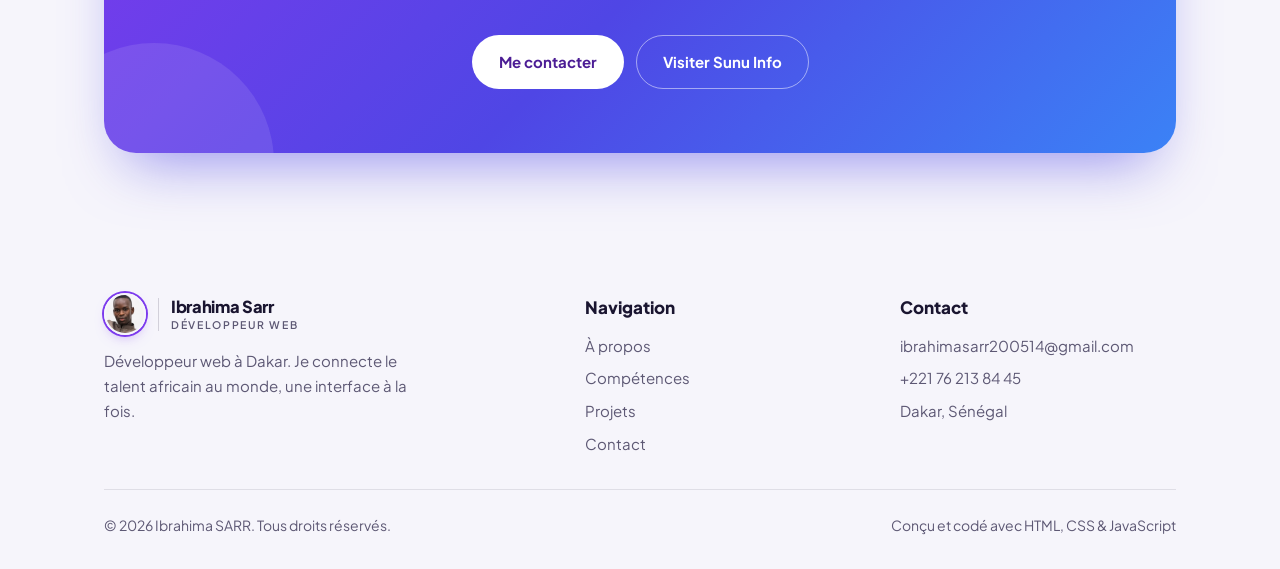
<file: sunu-info.html>
<!DOCTYPE html>
<html lang="fr">
<head>
  <meta charset="UTF-8">
  <meta name="viewport" content="width=device-width, initial-scale=1.0">

  <!-- ===== Référencement (SEO) ===== -->
  <title>Sunu Info, étude de cas — Ibrahima SARR</title>
  <meta name="description" content="Étude de cas de Sunu Info, le portail d'orientation après le bac au Sénégal conçu et développé par Ibrahima SARR : problème, solution, choix techniques et apprentissages.">
  <meta name="author" content="Ibrahima SARR">
  <link rel="canonical" href="https://portfolioibrahimasarr.vercel.app/sunu-info.html">
  <meta name="theme-color" content="#16122b">

  <meta property="og:type" content="article">
  <meta property="og:locale" content="fr_FR">
  <meta property="og:site_name" content="Ibrahima SARR">
  <meta property="og:title" content="Sunu Info, étude de cas — Ibrahima SARR">
  <meta property="og:description" content="Comment j'ai conçu un portail d'orientation gratuit pour les bacheliers sénégalais.">
  <meta property="og:url" content="https://portfolioibrahimasarr.vercel.app/sunu-info.html">
  <meta property="og:image" content="https://portfolioibrahimasarr.vercel.app/images/sunu-info.png">
  <meta property="og:image:width" content="1200">
  <meta property="og:image:height" content="630">
  <meta name="twitter:card" content="summary_large_image">
  <meta name="twitter:title" content="Sunu Info, étude de cas — Ibrahima SARR">
  <meta name="twitter:description" content="Comment j'ai conçu un portail d'orientation gratuit pour les bacheliers sénégalais.">
  <meta name="twitter:image" content="https://portfolioibrahimasarr.vercel.app/images/sunu-info.png">

  <link rel="icon" href="images/favicon.svg" type="image/svg+xml">

  <link rel="preconnect" href="https://fonts.googleapis.com">
  <link rel="preconnect" href="https://fonts.gstatic.com" crossorigin>
  <link href="https://fonts.googleapis.com/css2?family=Plus+Jakarta+Sans:wght@400;500;600;700;800&display=swap" rel="stylesheet">

  <link rel="stylesheet" href="style.css">

  <script>
    try {
      var t = localStorage.getItem('theme');
      if (t) document.documentElement.setAttribute('data-theme', t);
    } catch (e) {}
  </script>
</head>
<body>

  <div class="fond-deco" aria-hidden="true">
    <span class="tache tache--1"></span>
    <span class="tache tache--2"></span>
    <span class="tache tache--3"></span>
  </div>

  <!-- ===== EN-TÊTE ===== -->
  <header class="entete" id="entete">
    <div class="conteneur entete__barre">
      <a href="index.html" class="logo" aria-label="Retour à l'accueil du portfolio">
        <img class="logo__mark" src="images/ibrahima-sarr-portrait.jpg" alt="" width="40" height="40">
        <span class="logo__texte"><span class="logo__nom">Ibrahima Sarr</span><span class="logo__role">Développeur web</span></span>
      </a>

      <nav class="nav" id="nav" aria-label="Navigation principale">
        <span class="nav__pilule" aria-hidden="true"></span>
        <a href="index.html#accueil">Accueil</a>
        <a href="index.html#apropos">À propos</a>
        <a href="index.html#competences">Compétences</a>
        <a href="index.html#projets" aria-current="page">Projets</a>
        <a href="index.html#contact">Contact</a>
      </nav>

      <div class="entete__actions">
        <button class="btn-icone" id="btn-theme" type="button" aria-label="Changer de thème">
          <svg class="ico-lune" viewBox="0 0 24 24" aria-hidden="true"><path d="M21 12.8A9 9 0 1 1 11.2 3a7 7 0 0 0 9.8 9.8z"/></svg>
          <svg class="ico-soleil" viewBox="0 0 24 24" aria-hidden="true"><circle cx="12" cy="12" r="4"/><path d="M12 2v2M12 20v2M4.9 4.9l1.4 1.4M17.7 17.7l1.4 1.4M2 12h2M20 12h2M4.9 19.1l1.4-1.4M17.7 6.3l1.4-1.4"/></svg>
        </button>
        <button class="btn-icone burger" id="btn-menu" type="button" aria-label="Ouvrir le menu" aria-expanded="false" aria-controls="nav">
          <span></span><span></span><span></span>
        </button>
      </div>
    </div>
    <span class="progression" id="progression" aria-hidden="true"></span>
  </header>

  <main class="cas" id="haut-de-page">

    <!-- ===== EN-TÊTE DE L'ÉTUDE DE CAS ===== -->
    <section class="cas__intro">
      <div class="conteneur">
        <a href="index.html#projets" class="cas__retour">
          <svg viewBox="0 0 24 24" aria-hidden="true"><path d="M19 12H5M11 6l-6 6 6 6"/></svg>
          Retour au portfolio
        </a>
        <p class="surtitre">Étude de cas</p>
        <h1>Sunu <span class="degrade">Info</span></h1>
        <p class="cas__accroche">
          Le portail d'orientation qui aide les bacheliers sénégalais à choisir leur filière,
          trouver leur école et ne rater aucune date importante.
        </p>

        <dl class="cas__fiche verre">
          <div><dt>Mon rôle</dt><dd>Conception, design et développement</dd></div>
          <div><dt>Période</dt><dd>Depuis août 2026</dd></div>
          <div><dt>Technologies</dt><dd>HTML, CSS, JavaScript, Supabase, Vercel</dd></div>
          <div><dt>Statut</dt><dd><span class="point"></span> En ligne</dd></div>
        </dl>

        <div class="cas__boutons">
          <a href="https://portail-sunu-info.vercel.app" target="_blank" rel="noopener" class="btn btn--plein">
            Voir le site en ligne
            <svg viewBox="0 0 24 24" aria-hidden="true"><path d="M7 17 17 7M8 7h9v9"/></svg>
          </a>
        </div>
      </div>
    </section>

    <!-- Capture principale dans un faux navigateur -->
    <div class="conteneur">
      <figure class="navigateur revele">
        <div class="navigateur__barre" aria-hidden="true">
          <span></span><span></span><span></span>
          <em>portail-sunu-info.vercel.app</em>
        </div>
        <img src="images/sunu-info/accueil.jpg" alt="Page d'accueil de Sunu Info : « Beaucoup de chemins. Un seul à choisir. » avec une barre de recherche" width="1600" height="867" decoding="async">
      </figure>
    </div>

    <!-- ===== CHIFFRES ===== -->
    <section class="section section--serree">
      <div class="conteneur">
        <ul class="cas__chiffres revele">
          <li class="verre"><strong class="degrade" data-compteur="41">41</strong><span>pages</span></li>
          <li class="verre"><strong class="degrade" data-compteur="14">14</strong><span>fiches filières</span></li>
          <li class="verre"><strong class="degrade" data-compteur="35">35</strong><span>établissements</span></li>
          <li class="verre"><strong class="degrade" data-compteur="10">10</strong><span>questions au test d'orientation</span></li>
        </ul>
      </div>
    </section>

    <!-- ===== LE PROBLÈME ===== -->
    <section class="section section--serree">
      <div class="conteneur cas__bloc revele">
        <div class="cas__titre">
          <p class="cas__numero">01</p>
          <h2>Le problème</h2>
        </div>
        <div class="cas__texte">
          <p>
            Après le bac, beaucoup d'élèves sénégalais ne savent pas vers quoi s'orienter. Les informations
            existent, mais elles sont <strong>dispersées</strong> : sites d'universités, réseaux sociaux,
            bouche-à-oreille. Comparer les filières, connaître les conditions d'admission ou les dates
            limites demande de chercher partout.
          </p>
          <p>
            Je voulais un endroit unique, <strong>gratuit</strong> et <strong>consultable sans créer de compte</strong>,
            qui réponde aux vraies questions d'un nouveau bachelier.
          </p>
        </div>
      </div>
    </section>

    <!-- ===== LA SOLUTION ===== -->
    <section class="section section--serree">
      <div class="conteneur">
        <div class="cas__bloc revele">
          <div class="cas__titre">
            <p class="cas__numero">02</p>
            <h2>La solution</h2>
          </div>
          <div class="cas__texte">
            <p>
              Sunu Info rassemble tout le parcours après le bac : découvrir les filières, savoir lesquelles
              correspondent à son profil, trouver l'école, puis préparer son inscription.
            </p>
          </div>
        </div>

        <div class="cas__fonctions">
          <article class="fonction verre lumiere revele">
            <span class="fonction__ico"><svg viewBox="0 0 24 24" aria-hidden="true"><path d="M4 5h16M4 12h16M4 19h10"/></svg></span>
            <h3>14 fiches filières</h3>
            <p>Compétences, débouchés, écoles, plateformes de cours et documents, réunis sur une seule page par filière.</p>
          </article>
          <article class="fonction verre lumiere revele">
            <span class="fonction__ico"><svg viewBox="0 0 24 24" aria-hidden="true"><circle cx="12" cy="12" r="9"/><path d="M9.5 9a2.5 2.5 0 1 1 3.5 2.3c-.6.3-1 .9-1 1.6v.6M12 17h.01"/></svg></span>
            <h3>Test d'orientation</h3>
            <p>10 questions pour découvrir les filières adaptées à son profil, ses intérêts et ses ambitions.</p>
          </article>
          <article class="fonction verre lumiere revele">
            <span class="fonction__ico"><svg viewBox="0 0 24 24" aria-hidden="true"><path d="M3 10 12 5l9 5-9 5-9-5z"/><path d="M7 12v4c0 1.5 2.2 3 5 3s5-1.5 5-3v-4"/></svg></span>
            <h3>Guides pratiques</h3>
            <p>Campusen, système LMD, séries du bac, bourse nationale, logement étudiant, ISEP et classes préparatoires.</p>
          </article>
          <article class="fonction verre lumiere revele">
            <span class="fonction__ico"><svg viewBox="0 0 24 24" aria-hidden="true"><rect x="3" y="5" width="18" height="16" rx="2"/><path d="M3 10h18M8 3v4M16 3v4"/></svg></span>
            <h3>Dates et outils</h3>
            <p>Calendrier académique, concours, calculateur de moyenne et recherche sur tout le site.</p>
          </article>
          <article class="fonction verre lumiere revele">
            <span class="fonction__ico"><svg viewBox="0 0 24 24" aria-hidden="true"><circle cx="12" cy="8" r="4"/><path d="M4 21c1.5-4 4.5-6 8-6s6.5 2 8 6"/></svg></span>
            <h3>Espace personnel</h3>
            <p>Un compte facultatif pour enregistrer ses filières favorites, et un panneau d'administration pour gérer le contenu.</p>
          </article>
          <article class="fonction verre lumiere revele">
            <span class="fonction__ico"><svg viewBox="0 0 24 24" aria-hidden="true"><path d="M20 11.5a8.5 8.5 0 0 1-12.6 7.4L3 20l1.2-4.2A8.5 8.5 0 1 1 20 11.5z"/></svg></span>
            <h3>Assistant</h3>
            <p>Un assistant qui répond aux questions fréquentes par mots-clés et renvoie vers les bonnes pages.</p>
          </article>
        </div>

        <figure class="navigateur revele">
          <div class="navigateur__barre" aria-hidden="true">
            <span></span><span></span><span></span>
            <em>portail-sunu-info.vercel.app/filiere-dev.html</em>
          </div>
          <img src="images/sunu-info/fiche-filiere.jpg" alt="Fiche de la filière Développement et génie logiciel : compétences clés, débouchés et écoles" width="1600" height="848" loading="lazy" decoding="async">
          <figcaption>Une fiche filière : compétences, débouchés, écoles, plateformes et documents au même endroit.</figcaption>
        </figure>
      </div>
    </section>

    <!-- ===== CHOIX TECHNIQUES ===== -->
    <section class="section section--serree">
      <div class="conteneur cas__mobile">
        <div class="revele">
          <div class="cas__titre">
            <p class="cas__numero">03</p>
            <h2>Mes choix techniques</h2>
          </div>
          <ul class="cas__choix">
            <li>
              <strong>HTML, CSS et JavaScript, sans framework.</strong>
              Des pages légères qui se chargent vite, même avec une connexion mobile moyenne.
            </li>
            <li>
              <strong>Pensé d'abord pour le téléphone.</strong>
              La plupart des bacheliers consultent le site sur mobile : menu en tiroir, boutons larges, textes lisibles.
            </li>
            <li>
              <strong>Supabase pour les comptes.</strong>
              Connexion, profil et favoris, sans avoir à gérer moi-même un serveur de base de données.
            </li>
            <li>
              <strong>Vercel + GitHub pour la mise en ligne.</strong>
              Chaque modification envoyée sur GitHub est publiée automatiquement.
            </li>
            <li>
              <strong>Respect de la vie privée.</strong>
              Sans compte, la filière choisie et les favoris restent dans le navigateur du visiteur.
            </li>
          </ul>
        </div>
        <figure class="telephone revele">
          <img src="images/sunu-info/mobile.jpg" alt="Accueil de Sunu Info sur téléphone" width="600" height="1231" loading="lazy" decoding="async">
        </figure>
      </div>
    </section>

    <!-- ===== APPRENTISSAGES ===== -->
    <section class="section section--serree">
      <div class="conteneur cas__bloc revele">
        <div class="cas__titre">
          <p class="cas__numero">04</p>
          <h2>Ce que j'ai appris</h2>
        </div>
        <div class="cas__texte">
          <p>
            <strong>Travailler proprement avec Git.</strong> Un jour, j'ai modifié une ancienne copie du site
            sans récupérer les dernières versions, et j'ai cassé la version en ligne. Depuis, je récupère
            toujours les derniers changements avant de travailler, et je sais revenir en arrière.
          </p>
          <p>
            <strong>Changer d'hébergeur.</strong> Le site était d'abord sur Netlify. Je l'ai déplacé vers Vercel
            en adaptant les fonctions côté serveur, sans interrompre le service.
          </p>
          <p>
            <strong>Penser à l'utilisateur.</strong> Le plus difficile n'était pas le code, mais d'organiser
            beaucoup d'informations pour qu'un élève trouve sa réponse en quelques clics.
          </p>
        </div>
      </div>
    </section>

    <!-- ===== APPEL À L'ACTION ===== -->
    <section class="section">
      <div class="conteneur">
        <div class="contact contact--centre revele">
          <div class="contact__texte">
            <h2>Un projet du même genre&nbsp;?</h2>
            <p class="contact__intro">Je suis ouvert aux stages et aux projets freelance. Parlons-en.</p>
            <div class="contact__boutons">
              <a href="index.html#contact" class="btn btn--blanc">Me contacter</a>
              <a href="https://portail-sunu-info.vercel.app" target="_blank" rel="noopener" class="btn btn--transparent">Visiter Sunu Info</a>
            </div>
          </div>
        </div>
      </div>
    </section>

  </main>

  <!-- ===== PIED DE PAGE ===== -->
  <footer class="pied">
    <div class="conteneur">
      <div class="pied__grille">
        <div class="pied__marque">
          <a href="index.html" class="logo">
            <img class="logo__mark" src="images/ibrahima-sarr-portrait.jpg" alt="" width="40" height="40">
            <span class="logo__texte"><span class="logo__nom">Ibrahima Sarr</span><span class="logo__role">Développeur web</span></span>
          </a>
          <p>Développeur web à Dakar. Je connecte le talent africain au monde, une interface à la fois.</p>
        </div>
        <div>
          <p class="pied__titre">Navigation</p>
          <ul class="pied__liens">
            <li><a href="index.html#apropos">À propos</a></li>
            <li><a href="index.html#competences">Compétences</a></li>
            <li><a href="index.html#projets">Projets</a></li>
            <li><a href="index.html#contact">Contact</a></li>
          </ul>
        </div>
        <div>
          <p class="pied__titre">Contact</p>
          <ul class="pied__liens">
            <li><a href="mailto:ibrahimasarr200514@gmail.com">ibrahimasarr200514@gmail.com</a></li>
            <li><a href="tel:+221762138445">+221 76 213 84 45</a></li>
            <li>Dakar, Sénégal</li>
          </ul>
        </div>
      </div>
      <div class="pied__bas">
        <p>© <span id="annee">2026</span> Ibrahima SARR. Tous droits réservés.</p>
        <p>Conçu et codé avec HTML, CSS &amp; JavaScript</p>
      </div>
    </div>
  </footer>

  <a href="#haut-de-page" class="haut" id="haut" aria-label="Retour en haut">
    <svg class="haut__anneau" viewBox="0 0 48 48" aria-hidden="true"><circle cx="24" cy="24" r="22"/><circle class="haut__progres" id="haut-progres" cx="24" cy="24" r="22"/></svg>
    <svg class="haut__fleche" viewBox="0 0 24 24" aria-hidden="true"><path d="M12 19V5M6 11l6-6 6 6"/></svg>
  </a>

  <div class="toast" id="toast" role="status" aria-live="polite"></div>

  <script src="script.js"></script>
</body>
</html>
</file>
<file: style.css>
/* =========================================================
   Portfolio — Ibrahima SARR
   Style « moderne et lumineux » : fond clair, dégradés
   violet / bleu, cartes en verre. Mode sombre disponible.
   ========================================================= */

/* ----- Couleurs et réglages ----- */
:root {
  --fond: #f6f5fb;
  --texte: #1a1530;
  --texte-doux: #5d5874;
  --violet: #7c3aed;
  --bleu: #3b82f6;
  --rose: #ec4899;
  --degrade: linear-gradient(120deg, var(--violet), var(--bleu));
  --verre: rgba(255, 255, 255, .62);
  --verre-bord: rgba(255, 255, 255, .9);
  --puce: rgba(124, 58, 237, .08);
  --puce-texte: #5b21b6;
  --ombre: 0 10px 40px -12px rgba(76, 29, 149, .18);
  --ombre-forte: 0 24px 60px -18px rgba(76, 29, 149, .32);
  --tache-opacite: .5;

  --rayon: 24px;
  --largeur: 1120px;
  --police: "Plus Jakarta Sans", system-ui, sans-serif;
  color-scheme: light;
}

/* Thème sombre : choisi par le bouton */
:root[data-theme="dark"] {
  --fond: #0b0a12;
  --texte: #f1eefb;
  --texte-doux: #a9a3c2;
  --violet: #a78bfa;
  --bleu: #60a5fa;
  --verre: rgba(255, 255, 255, .055);
  --verre-bord: rgba(255, 255, 255, .1);
  --puce: rgba(167, 139, 250, .12);
  --puce-texte: #d8ccff;
  --ombre: 0 10px 40px -12px rgba(0, 0, 0, .5);
  --ombre-forte: 0 24px 60px -18px rgba(0, 0, 0, .7);
  --tache-opacite: .28;
  color-scheme: dark;
}

/* ----- Base ----- */
*, *::before, *::after { box-sizing: border-box; }
html { scroll-behavior: smooth; scroll-padding-top: 100px; }
body {
  margin: 0;
  background: var(--fond);
  color: var(--texte);
  font-family: var(--police);
  font-size: 17px;
  line-height: 1.65;
  -webkit-font-smoothing: antialiased;
  overflow-x: hidden;
  transition: background .3s, color .3s;
}
img { max-width: 100%; display: block; }
a { color: inherit; }
h1, h2, h3 { line-height: 1.12; margin: 0; letter-spacing: -0.025em; font-weight: 800; }
p { margin: 0; }
ul { margin: 0; }
:focus-visible { outline: 2px solid var(--violet); outline-offset: 3px; border-radius: 8px; }

.conteneur { width: 100%; max-width: var(--largeur); margin: 0 auto; padding: 0 24px; }

/* Texte en dégradé */
.degrade {
  background: var(--degrade);
  -webkit-background-clip: text; background-clip: text;
  color: transparent;
}

/* Effet verre réutilisable */
.verre {
  background: var(--verre);
  border: 1px solid var(--verre-bord);
  border-radius: var(--rayon);
  box-shadow: var(--ombre);
  backdrop-filter: blur(18px);
  -webkit-backdrop-filter: blur(18px);
}

/* ----- Fond décoratif ----- */
.fond-deco { position: fixed; inset: 0; z-index: -1; overflow: hidden; pointer-events: none; }
.tache { position: absolute; border-radius: 50%; filter: blur(90px); opacity: var(--tache-opacite); }
.tache--1 { width: 520px; height: 520px; background: #a78bfa; top: -160px; left: -120px; }
.tache--2 { width: 480px; height: 480px; background: #93c5fd; top: 10%; right: -160px; }
.tache--3 { width: 420px; height: 420px; background: #f9a8d4; bottom: -180px; left: 30%; opacity: calc(var(--tache-opacite) * .7); }

/* ----- Boutons ----- */
.btn {
  display: inline-flex; align-items: center; justify-content: center; gap: 10px;
  padding: 14px 26px; border-radius: 999px;
  font-weight: 700; font-size: 15px; text-decoration: none;
  border: 1px solid transparent; cursor: pointer;
  transition: transform .2s, box-shadow .2s, background .2s;
}
.btn:hover { transform: translateY(-2px); }
.btn svg { width: 18px; height: 18px; fill: none; stroke: currentColor; stroke-width: 2.2; stroke-linecap: round; stroke-linejoin: round; }
.btn--plein { background: var(--degrade); color: #fff; box-shadow: 0 10px 24px -8px rgba(124, 58, 237, .55); }
.btn--plein:hover { box-shadow: 0 14px 30px -8px rgba(124, 58, 237, .7); }
.btn--verre { background: var(--verre); border-color: var(--verre-bord); color: var(--texte); backdrop-filter: blur(12px); box-shadow: var(--ombre); }
.btn--blanc { background: #fff; color: #4c1d95; }
.btn--transparent { color: #fff; border-color: rgba(255, 255, 255, .5); }
.btn--transparent:hover { background: rgba(255, 255, 255, .12); }
.ico-github { fill: currentColor !important; stroke: none !important; }

.btn-icone {
  width: 42px; height: 42px; border-radius: 50%;
  display: grid; place-items: center;
  background: transparent; border: 0; color: var(--texte);
  cursor: pointer; transition: background .2s;
}
.btn-icone:hover { background: var(--puce); }
.btn-icone svg { width: 19px; height: 19px; fill: none; stroke: currentColor; stroke-width: 2; stroke-linecap: round; }

/* Icône lune en clair, soleil en sombre */
.ico-soleil { display: none; }
:root[data-theme="dark"] .ico-lune { display: none; }
:root[data-theme="dark"] .ico-soleil { display: block; }

/* ----- En-tête : même principe que la barre de Sunu Info -----
   Barre pleine largeur floutée, liens en majuscules dans une pilule bordée,
   une pastille foncée glisse sous le lien actif / survolé.
   Le flou est porté par ::before : un backdrop-filter sur l'en-tête lui-même
   deviendrait le bloc conteneur du tiroir mobile en position fixe. */
.entete {
  position: fixed; top: 0; left: 0; right: 0; z-index: 50;
  border-bottom: 1px solid transparent;
  transition: border-color .2s, box-shadow .2s;
}
.entete::before {
  content: ""; position: absolute; inset: 0; z-index: -1;
  background: color-mix(in srgb, var(--fond) 80%, transparent);
  backdrop-filter: saturate(1.4) blur(14px); -webkit-backdrop-filter: saturate(1.4) blur(14px);
}
.entete.defile { border-bottom-color: color-mix(in srgb, var(--texte) 10%, transparent); box-shadow: 0 6px 24px -14px rgba(26, 21, 48, .25); }
.entete__barre { display: flex; align-items: center; gap: 12px; min-height: 72px; }

/* Logo : photo ronde + nom et métier sur deux lignes */
.logo {
  position: relative; z-index: 2;
  display: flex; align-items: center; gap: 12px; margin-right: auto;
  text-decoration: none; white-space: nowrap;
}
.logo__mark {
  width: 42px; height: 42px; border-radius: 50%; flex-shrink: 0; object-fit: cover;
  border: 2px solid var(--fond);
  box-shadow: 0 0 0 2px var(--violet), 0 6px 14px -6px rgba(124, 58, 237, .55);
}
.logo__texte { display: flex; flex-direction: column; line-height: 1.1; padding-left: 12px; border-left: 1px solid color-mix(in srgb, var(--texte) 16%, transparent); }
.logo__nom { font-size: 16.5px; font-weight: 800; letter-spacing: -0.02em; }
.logo__role {
  margin-top: 3px; font-size: 10.5px; font-weight: 600; letter-spacing: .16em; text-transform: uppercase;
  color: var(--texte-doux);
}

/* Bureau : pilule bordée */
.nav {
  position: relative; isolation: isolate;
  display: flex; align-items: center; gap: 2px;
  padding: 4px; margin-right: 6px;
  border: 1px solid var(--texte); border-radius: 999px;
  background: color-mix(in srgb, var(--fond) 70%, #fff);
}
:root[data-theme="dark"] .nav { background: color-mix(in srgb, var(--fond) 85%, #fff); }
.nav a {
  position: relative; z-index: 1;
  display: flex; align-items: center; min-height: 38px; padding: 0 16px;
  border-radius: 999px; text-decoration: none; white-space: nowrap;
  font-size: 12.5px; font-weight: 600; letter-spacing: .07em; text-transform: uppercase;
  color: var(--texte); transition: color .25s;
}
.nav a.sous-pilule { color: var(--fond); }
.nav__pilule {
  position: absolute; z-index: 0; top: 4px; left: 0;
  height: 38px; width: 0; border-radius: 999px;
  background: var(--texte); opacity: 0; pointer-events: none;
  transition: transform .45s cubic-bezier(.22, 1, .36, 1), width .45s cubic-bezier(.22, 1, .36, 1), opacity .2s;
}

.entete__actions { position: relative; z-index: 2; display: flex; gap: 4px; }
.burger { display: none; flex-direction: column; align-items: center; justify-content: center; gap: 4px; padding: 0; }
.burger span { display: block; width: 18px; height: 2px; background: currentColor; border-radius: 2px; transition: transform .25s, opacity .25s; }
.burger[aria-expanded="true"] span:nth-child(1) { transform: translateY(6px) rotate(45deg); }
.burger[aria-expanded="true"] span:nth-child(2) { opacity: 0; }
.burger[aria-expanded="true"] span:nth-child(3) { transform: translateY(-6px) rotate(-45deg); }

/* ----- Accueil ----- */
.hero { position: relative; min-height: 100vh; min-height: 100svh; display: flex; align-items: center; padding: 140px 0 100px; }
.hero__grille { display: grid; grid-template-columns: 1.25fr .85fr; gap: 56px; align-items: center; }

.hero__pastilles { display: flex; flex-wrap: wrap; gap: 10px; margin-bottom: 26px; }
.pastille {
  display: inline-flex; align-items: center; gap: 10px;
  padding: 8px 16px; border-radius: 999px;
  background: var(--verre); border: 1px solid var(--verre-bord); backdrop-filter: blur(12px);
  font-size: 14px; font-weight: 600; color: var(--texte-doux);
}
.pastille svg { width: 16px; height: 16px; fill: none; stroke: var(--violet); stroke-width: 2; }

/* Dégradé qui ondule doucement */
.degrade--anime {
  background: linear-gradient(110deg, var(--violet), var(--bleu), var(--rose), var(--violet));
  background-size: 300% 100%;
  -webkit-background-clip: text; background-clip: text;
  animation: ondule 8s ease-in-out infinite;
}
@keyframes ondule { 50% { background-position: 100% 0; } }

/* Effet machine à écrire */
.machine { background: var(--degrade); -webkit-background-clip: text; background-clip: text; color: transparent; }
.machine__curseur {
  display: inline-block; width: 3px; height: 1em; margin-left: 3px; vertical-align: -0.12em;
  border-radius: 2px; background: var(--violet); animation: clignote 1s steps(1) infinite;
}
@keyframes clignote { 50% { opacity: 0; } }
.sr-only { position: absolute; width: 1px; height: 1px; overflow: hidden; clip: rect(0 0 0 0); white-space: nowrap; }

/* Indicateur « faites défiler » */
.defiler {
  position: absolute; left: 50%; bottom: 28px; translate: -50% 0;
  width: 26px; height: 42px; border-radius: 999px; border: 2px solid color-mix(in srgb, var(--texte) 30%, transparent);
}
.defiler span {
  position: absolute; left: 50%; top: 8px; translate: -50% 0;
  width: 4px; height: 8px; border-radius: 4px; background: var(--violet);
  animation: molette 1.8s ease-in-out infinite;
}
@keyframes molette { 0% { opacity: 0; transform: translateY(0); } 30% { opacity: 1; } 100% { opacity: 0; transform: translateY(14px); } }
.point { display: inline-block; width: 8px; height: 8px; border-radius: 50%; background: #22c55e; box-shadow: 0 0 0 4px rgba(34, 197, 94, .18); flex-shrink: 0; }

.hero h1 { font-size: clamp(42px, 6.4vw, 76px); }
.main { display: inline-block; transform-origin: 70% 70%; animation: coucou 2.4s ease-in-out 1s 2; }
@keyframes coucou {
  0%, 60%, 100% { transform: rotate(0); }
  10%, 30% { transform: rotate(14deg); }
  20%, 40% { transform: rotate(-8deg); }
}
.hero__titre { font-size: clamp(19px, 2.2vw, 24px); font-weight: 700; margin-top: 18px; }
.hero__intro { color: var(--texte-doux); max-width: 540px; margin-top: 16px; font-size: 18px; }
.hero__boutons { display: flex; flex-wrap: wrap; gap: 12px; margin-top: 34px; }

/* Carte profil */
.profil { position: relative; padding: 30px; }
.profil__tete { display: flex; align-items: center; gap: 16px; margin-bottom: 26px; }
.profil__avatar {
  width: 68px; height: 68px; border-radius: 22px; flex-shrink: 0;
  display: grid; place-items: center;
  background: var(--degrade); color: #fff; font-weight: 800; font-size: 22px;
  object-fit: cover; border: 3px solid #fff; outline: 2px solid var(--violet);
  box-shadow: 0 12px 24px -10px rgba(124, 58, 237, .6);
}
.profil__nom { font-weight: 800; font-size: 20px; }
.profil__role { color: var(--texte-doux); font-size: 15px; }
.profil__label { font-size: 13px; font-weight: 700; text-transform: uppercase; letter-spacing: .08em; color: var(--texte-doux); margin-bottom: 12px; }
.profil__liens { display: flex; gap: 10px; margin-top: 22px; }
.profil__liens a {
  width: 44px; height: 44px; border-radius: 14px;
  display: grid; place-items: center;
  background: var(--puce); color: var(--puce-texte);
  transition: transform .2s, background .2s, color .2s;
}
.profil__liens a:hover { transform: translateY(-3px); background: var(--degrade); color: #fff; }
.profil__liens svg, .coord__ico svg, .coord__copier svg {
  width: 20px; height: 20px; fill: none; stroke: currentColor; stroke-width: 1.9; stroke-linecap: round; stroke-linejoin: round;
}
svg.plein { fill: currentColor !important; stroke: none !important; }
.profil__dispo {
  display: flex; align-items: center; gap: 10px;
  margin-top: 18px; padding: 14px 16px; border-radius: 16px;
  background: rgba(34, 197, 94, .1); color: #15803d; font-weight: 600; font-size: 14.5px;
}
:root[data-theme="dark"] .profil__dispo { color: #86efac; }
.profil__flottant {
  position: absolute; padding: 8px 14px; border-radius: 999px;
  background: var(--fond); border: 1px solid var(--verre-bord); box-shadow: var(--ombre);
  font-size: 13px; font-weight: 700; color: var(--violet);
  animation: flotte 5s ease-in-out infinite;
}
.profil__flottant--1 { top: -16px; right: 24px; }
.profil__flottant--2 { bottom: -18px; left: -14px; animation-delay: -2.5s; }
@keyframes flotte { 50% { transform: translateY(-8px); } }

/* Puces (étiquettes) */
.puces { list-style: none; padding: 0; display: flex; flex-wrap: wrap; gap: 8px; }
.puces li {
  font-size: 13.5px; font-weight: 600; padding: 6px 14px; border-radius: 999px;
  background: var(--puce); color: var(--puce-texte);
}

/* ----- Sections ----- */
.section { padding: 100px 0; }
.section__tete { text-align: center; max-width: 680px; margin: 0 auto 52px; }
.surtitre {
  display: inline-block; margin-bottom: 16px;
  padding: 6px 16px; border-radius: 999px;
  background: var(--puce); color: var(--violet);
  font-size: 13px; font-weight: 700; text-transform: uppercase; letter-spacing: .08em;
}
.section h2 { font-size: clamp(30px, 4.4vw, 46px); }

/* À propos */
/* Photo à gauche (sur deux lignes), texte puis chiffres à droite */
.apropos {
  display: grid; grid-template-columns: .9fr 1.4fr; gap: 20px;
  grid-template-areas: "photo texte" "photo chiffres";
}
.apropos__photo { grid-area: photo; position: relative; margin: 0; }
.apropos__texte { grid-area: texte; }
.apropos .chiffres { grid-area: chiffres; grid-template-columns: repeat(3, minmax(0, 1fr)); }
.apropos .chiffres li { flex-direction: column; align-items: flex-start; gap: 6px; }
.apropos .chiffres strong { min-width: 0; }

/* Cadre en dégradé autour de la photo */
.apropos__cadre {
  height: 100%; padding: 6px; border-radius: 28px;
  background: linear-gradient(140deg, var(--violet), var(--bleu) 55%, var(--rose));
  box-shadow: var(--ombre-forte);
}
.apropos__cadre img {
  width: 100%; height: 100%; min-height: 420px; object-fit: cover; object-position: 50% 15%;
  border-radius: 22px; display: block;
}
.apropos__badge {
  position: absolute; display: inline-flex; align-items: center; gap: 8px;
  padding: 10px 16px; border-radius: 999px;
  background: var(--fond); border: 1px solid var(--verre-bord); box-shadow: var(--ombre-forte);
  font-size: 14px; font-weight: 700; color: var(--texte);
  animation: flotte 5s ease-in-out infinite;
}
.apropos__badge--1 { left: -14px; bottom: 64px; }
.apropos__badge--2 { right: -12px; top: 28px; animation-delay: -2.5s; }
.apropos__badge svg { width: 16px; height: 16px; fill: none; stroke: var(--violet); stroke-width: 2.2; stroke-linecap: round; stroke-linejoin: round; }
.apropos__texte { padding: 36px; }
.apropos__texte p { color: var(--texte-doux); font-size: 17.5px; }
.apropos__texte p + p { margin-top: 16px; }
.apropos__texte strong { color: var(--texte); }
.chiffres { list-style: none; padding: 0; display: grid; gap: 20px; }
.chiffres li { padding: 22px 26px; display: flex; align-items: center; gap: 18px; }
.chiffres strong { font-size: 38px; font-weight: 800; line-height: 1; min-width: 92px; }
.chiffres span { color: var(--texte-doux); font-weight: 600; }

/* Compétences */
.competences { display: grid; grid-template-columns: repeat(3, 1fr); gap: 22px; }
.comp-carte { padding: 32px; transition: transform .3s, box-shadow .3s; }
.comp-carte:hover { transform: translateY(-6px); box-shadow: var(--ombre-forte); }
.comp-carte__ico {
  width: 54px; height: 54px; border-radius: 16px; margin-bottom: 22px;
  display: grid; place-items: center; background: var(--degrade);
  box-shadow: 0 10px 20px -8px rgba(124, 58, 237, .55);
}
.comp-carte__ico svg { width: 26px; height: 26px; fill: none; stroke: #fff; stroke-width: 2; stroke-linecap: round; stroke-linejoin: round; }
.comp-carte h3 { font-size: 22px; margin-bottom: 8px; }
.comp-carte p { color: var(--texte-doux); font-size: 15.5px; margin-bottom: 22px; }

/* Projet */
.projet {
  display: grid; grid-template-columns: 1.15fr 1fr; overflow: hidden;
  padding: 14px; gap: 10px;
  transition: transform .3s, box-shadow .3s;
}
.projet:hover { transform: translateY(-4px); box-shadow: var(--ombre-forte); }
/* Projets suivants : espacés, image à droite une fois sur deux */
.projet + .projet { margin-top: 28px; }
.projet--inverse .projet__image { order: 2; }
@media (max-width: 960px) { .projet--inverse .projet__image { order: 0; } }
.projet__image {
  display: grid; place-items: center; border-radius: 16px; overflow: hidden;
  background: #f2f0ec;
}
.projet__image img { width: 100%; height: 100%; object-fit: cover; object-position: 0 0; transition: transform .6s; }
.projet:hover .projet__image img { transform: scale(1.03); }
.projet__corps { padding: 26px 28px; display: flex; flex-direction: column; gap: 16px; justify-content: center; align-items: flex-start; }
.projet__etiquette { display: inline-flex; align-items: center; gap: 8px; font-size: 14px; font-weight: 700; color: #16a34a; }
:root[data-theme="dark"] .projet__etiquette { color: #86efac; }
.projet h3 { font-size: 36px; }
.projet__corps > p:not(.projet__etiquette) { color: var(--texte-doux); }
.projet__boutons { display: flex; flex-wrap: wrap; gap: 10px; margin-top: 6px; }

/* Contact : grand bloc en dégradé, texte à gauche, coordonnées à droite */
.contact {
  display: grid; grid-template-columns: 1fr 1fr; gap: 48px; align-items: center;
  padding: 64px 56px; border-radius: 32px;
  background: linear-gradient(135deg, #7c3aed, #4f46e5 50%, #3b82f6);
  color: #fff; position: relative; overflow: hidden;
  box-shadow: 0 30px 60px -24px rgba(79, 70, 229, .6);
}
.contact::before, .contact::after {
  content: ""; position: absolute; border-radius: 50%;
  background: rgba(255, 255, 255, .1);
}
.contact::before { width: 340px; height: 340px; top: -170px; right: -90px; }
.contact::after { width: 240px; height: 240px; bottom: -130px; left: -70px; }
.contact > * { position: relative; }
.contact__surtitre {
  display: inline-block; margin-bottom: 16px; padding: 6px 16px; border-radius: 999px;
  background: rgba(255, 255, 255, .16); font-size: 13px; font-weight: 700; text-transform: uppercase; letter-spacing: .08em;
}
.contact h2 { font-size: clamp(32px, 4.4vw, 50px); }
.contact__intro { color: rgba(255, 255, 255, .85); font-size: 18px; margin: 16px 0 32px; max-width: 440px; }
.contact__boutons { display: flex; flex-wrap: wrap; gap: 12px; }

.coordonnees { list-style: none; padding: 0; display: grid; gap: 12px; }
.coord {
  display: flex; align-items: center; gap: 14px;
  padding: 14px 14px 14px 16px; border-radius: 20px;
  background: rgba(255, 255, 255, .12); border: 1px solid rgba(255, 255, 255, .22);
  backdrop-filter: blur(10px); -webkit-backdrop-filter: blur(10px);
  transition: background .2s, transform .2s;
}
.coord:hover { background: rgba(255, 255, 255, .2); transform: translateX(4px); }
.coord__ico {
  width: 46px; height: 46px; border-radius: 14px; flex-shrink: 0;
  display: grid; place-items: center; background: #fff; color: #5b21b6;
}
.coord__texte { display: flex; flex-direction: column; min-width: 0; flex: 1; }
.coord__label { font-size: 12.5px; font-weight: 600; text-transform: uppercase; letter-spacing: .08em; color: rgba(255, 255, 255, .7); }
.coord__valeur { font-weight: 700; font-size: 16.5px; color: #fff; text-decoration: none; overflow-wrap: anywhere; }
a.coord__valeur:hover { text-decoration: underline; text-underline-offset: 3px; }
.coord__copier {
  width: 40px; height: 40px; border-radius: 12px; flex-shrink: 0;
  display: grid; place-items: center; cursor: pointer;
  background: transparent; border: 1px solid rgba(255, 255, 255, .3); color: #fff;
  transition: background .2s;
}
.coord__copier:hover { background: rgba(255, 255, 255, .18); }
.coord__copier svg { width: 18px; height: 18px; }

/* Pied de page */
.pied { padding: 40px 0 32px; }
.pied__grille {
  display: grid; grid-template-columns: 1.6fr 1fr 1fr; gap: 40px;
  padding-bottom: 32px; border-bottom: 1px solid color-mix(in srgb, var(--texte) 10%, transparent);
}
.pied__marque p { color: var(--texte-doux); margin-top: 14px; max-width: 320px; font-size: 15px; }
.pied__titre { font-weight: 800; margin-bottom: 12px; }
.pied__liens { list-style: none; padding: 0; display: grid; gap: 8px; color: var(--texte-doux); font-size: 15px; }
.pied__liens a { text-decoration: none; transition: color .2s; }
.pied__liens a:hover { color: var(--violet); }
.pied__bas { display: flex; justify-content: space-between; flex-wrap: wrap; gap: 8px; padding-top: 24px; font-size: 14px; color: var(--texte-doux); }

/* ----- Bandeau défilant des technologies ----- */
.bandeau {
  overflow: hidden; padding: 22px 0;
  border-block: 1px solid color-mix(in srgb, var(--texte) 8%, transparent);
  background: color-mix(in srgb, var(--fond) 60%, transparent);
  -webkit-mask-image: linear-gradient(90deg, transparent, #000 10%, #000 90%, transparent);
  mask-image: linear-gradient(90deg, transparent, #000 10%, #000 90%, transparent);
}
.bandeau__piste { display: flex; align-items: center; gap: 28px; width: max-content; animation: defile 40s linear infinite; }
.bandeau span { font-size: clamp(20px, 2.4vw, 28px); font-weight: 800; letter-spacing: -0.02em; white-space: nowrap; }
.bandeau img { height: clamp(36px, 4vw, 48px); width: auto; flex-shrink: 0; }
/* Logos noirs (GitHub, Vercel) passés en blanc sur le thème sombre */
:root[data-theme="dark"] .bandeau .logo-github, :root[data-theme="dark"] .bandeau .logo-vercel { filter: invert(1); }
.bandeau i { font-style: normal; color: var(--violet); font-size: 18px; }
@keyframes defile { to { transform: translateX(calc(-50% - 14px)); } }

/* ----- Halo lumineux qui suit la souris sur les cartes ----- */
.lumiere { position: relative; overflow: hidden; }
.lumiere::after {
  content: ""; position: absolute; inset: 0; pointer-events: none; border-radius: inherit;
  background: radial-gradient(360px circle at var(--mx, 50%) var(--my, 50%), rgba(124, 58, 237, .13), transparent 60%);
  opacity: 0; transition: opacity .3s;
}
.lumiere:hover::after { opacity: 1; }
.lumiere > * { position: relative; z-index: 1; }

/* ----- Barre de progression de lecture ----- */
.progression {
  position: absolute; left: 0; bottom: -1px; width: 100%; height: 3px;
  background: var(--degrade); transform: scaleX(0); transform-origin: 0 50%;
}

/* ----- Bouton retour en haut ----- */
.haut {
  position: fixed; right: 22px; bottom: 22px; z-index: 40;
  width: 52px; height: 52px; border-radius: 50%;
  display: grid; place-items: center;
  background: var(--fond); color: var(--texte); box-shadow: var(--ombre-forte);
  opacity: 0; visibility: hidden; transform: translateY(14px);
  transition: opacity .3s, transform .3s, visibility .3s;
}
.haut.visible { opacity: 1; visibility: visible; transform: none; }
.haut:hover { color: var(--violet); }
.haut__anneau { position: absolute; inset: 0; width: 100%; height: 100%; transform: rotate(-90deg); }
.haut__anneau circle { fill: none; stroke-width: 3; stroke: color-mix(in srgb, var(--texte) 10%, transparent); }
.haut__anneau .haut__progres { stroke: var(--violet); stroke-linecap: round; stroke-dasharray: 138.2; stroke-dashoffset: 138.2; }
.haut__fleche { width: 20px; height: 20px; fill: none; stroke: currentColor; stroke-width: 2.2; stroke-linecap: round; stroke-linejoin: round; }

/* ----- Message « Copié ! » ----- */
.toast {
  position: fixed; left: 50%; bottom: 28px; z-index: 60; translate: -50% 0;
  padding: 12px 20px; border-radius: 999px;
  background: var(--texte); color: var(--fond); font-weight: 700; font-size: 14.5px;
  box-shadow: var(--ombre-forte);
  opacity: 0; transform: translateY(16px); pointer-events: none;
  transition: opacity .25s, transform .25s;
}
.toast.visible { opacity: 1; transform: none; }

/* ----- Apparition au défilement ----- */
.revele { opacity: 0; transform: translateY(26px); transition: opacity .7s ease, transform .7s ease; }
.revele.visible { opacity: 1; transform: none; }
@media (prefers-reduced-motion: reduce) {
  html { scroll-behavior: auto; }
  .revele { opacity: 1; transform: none; transition: none; }
  .main, .profil__flottant, .apropos__badge, .degrade--anime, .bandeau__piste, .defiler span, .machine__curseur { animation: none; }
}

/* ----- Tablette ----- */
@media (max-width: 960px) {
  .hero__grille { grid-template-columns: minmax(0, 1fr); gap: 56px; }
  .profil { max-width: 460px; }
  .apropos { grid-template-columns: minmax(0, 1fr); grid-template-areas: "photo" "texte" "chiffres"; }
  .apropos__photo { width: 100%; max-width: 400px; justify-self: center; margin-bottom: 12px; }
  .apropos__cadre img { min-height: 0; aspect-ratio: 4 / 5; }
  .chiffres { grid-template-columns: repeat(3, minmax(0, 1fr)); }
  .chiffres li { flex-direction: column; align-items: flex-start; gap: 6px; }
  .chiffres strong { min-width: 0; }
  .competences { grid-template-columns: 1fr 1fr; }
  .projet { grid-template-columns: minmax(0, 1fr); }
  .contact { grid-template-columns: minmax(0, 1fr); gap: 36px; padding: 56px 40px; }
}

/* ----- Menu en tiroir (tablette et mobile) -----
   clip-path plutôt que translateX : un panneau fixe translaté hors écran
   élargit la zone défilable ; un découpage ne le fait pas. */
@media (max-width: 900px) {
  .burger { display: flex; }
  .nav {
    position: fixed; top: 0; right: 0; bottom: 0; z-index: 1;
    width: min(22rem, 100%); margin: 0;
    flex-direction: column; align-items: stretch; gap: 4px;
    padding: 88px 16px 24px;
    background: var(--fond); border: 0; border-left: 1px solid color-mix(in srgb, var(--texte) 12%, transparent);
    border-radius: 0; box-shadow: var(--ombre-forte);
    clip-path: inset(0 0 0 100%); visibility: hidden;
    transition: clip-path .3s cubic-bezier(.4, 0, 1, 1), visibility 0s linear .3s;
  }
  :root[data-theme="dark"] .nav { background: var(--fond); }
  .nav.ouvert {
    clip-path: inset(0); visibility: visible;
    transition: clip-path .4s cubic-bezier(.22, 1, .36, 1), visibility 0s;
  }
  .nav a { min-height: 48px; padding: 0 18px; font-size: 16px; letter-spacing: 0; text-transform: none; color: var(--texte-doux); }
  .nav a:hover { color: var(--texte); background: var(--puce); }
  .nav a.actif { color: var(--fond); background: var(--texte); font-weight: 700; }
  .nav__pilule { display: none; }
}

/* ----- Mobile ----- */
@media (max-width: 760px) {
  body { font-size: 16px; }
  .conteneur { padding: 0 16px; }
  .section { padding: 72px 0; }
  .section__tete { margin-bottom: 36px; }

  .entete__barre { min-height: 64px; }
  .hero { padding-top: 116px; min-height: auto; }
  .hero__intro { font-size: 16.5px; }
  .profil { padding: 24px; }
  .profil__flottant--2 { left: 10px; }

  .apropos__texte { padding: 26px; }
  .apropos__photo { max-width: 320px; }
  .apropos__badge { font-size: 13px; padding: 8px 13px; }
  .apropos__badge--1 { left: -8px; }
  .apropos__badge--2 { right: -8px; }
  .chiffres { gap: 10px; }
  .chiffres li { padding: 16px 14px; }
  .chiffres strong { font-size: 28px; }
  .chiffres span { font-size: 13px; line-height: 1.35; }

  .competences { grid-template-columns: 1fr; }
  .comp-carte { padding: 26px; }
  .projet { padding: 10px; }
  .projet__corps { padding: 18px 14px 14px; }
  .projet h3 { font-size: 30px; }

  .contact { padding: 44px 14px 14px; border-radius: 26px; }
  .contact__texte { padding: 0 6px; }
  .hero__boutons .btn, .contact__boutons .btn, .projet__boutons .btn { flex: 1 1 auto; }
  .defiler { display: none; }
  .coord { padding: 10px; gap: 10px; border-radius: 18px; }
  .coord:hover { transform: none; }
  .coord__ico { width: 38px; height: 38px; border-radius: 12px; }
  .coord__copier { width: 36px; height: 36px; }
  .coord__valeur { font-size: 15px; overflow-wrap: normal; }
  .pied__grille { grid-template-columns: 1fr 1fr; gap: 28px; }
  .pied__marque { grid-column: 1 / -1; }
  .pied__bas { flex-direction: column; }
  .haut { right: 16px; bottom: 16px; width: 48px; height: 48px; }
}

/* ----- Très petits écrans ----- */
@media (max-width: 360px) {
  .logo__texte { display: none; }
}

/* =========================================================
   Page « étude de cas » (sunu-info.html)
   ========================================================= */
.cas__intro { padding: 132px 0 48px; }
.cas__retour {
  display: flex; width: fit-content; align-items: center; gap: 8px; margin-bottom: 28px;
  font-size: 14.5px; font-weight: 600; color: var(--texte-doux); text-decoration: none;
  transition: color .2s, gap .2s;
}
.cas__retour:hover { color: var(--violet); gap: 12px; }
.cas__retour svg { width: 18px; height: 18px; fill: none; stroke: currentColor; stroke-width: 2; stroke-linecap: round; stroke-linejoin: round; }
.cas__intro h1 { font-size: clamp(48px, 8vw, 96px); }
.cas__accroche { font-size: clamp(18px, 2vw, 22px); color: var(--texte-doux); max-width: 720px; margin-top: 18px; }

.cas__fiche {
  display: grid; grid-template-columns: repeat(4, minmax(0, 1fr));
  margin: 40px 0 0; padding: 0; overflow: hidden;
}
.cas__fiche div { padding: 20px 24px; border-right: 1px solid color-mix(in srgb, var(--texte) 8%, transparent); }
.cas__fiche div:last-child { border-right: 0; }
.cas__fiche dt { font-size: 12.5px; font-weight: 700; letter-spacing: .08em; text-transform: uppercase; color: var(--texte-doux); }
.cas__fiche dd { margin: 6px 0 0; font-weight: 700; display: flex; align-items: center; gap: 8px; }
.cas__boutons { margin-top: 28px; }

/* Capture dans un faux navigateur */
.navigateur {
  margin: 0; border-radius: 18px; overflow: hidden;
  background: var(--fond); border: 1px solid color-mix(in srgb, var(--texte) 10%, transparent);
  box-shadow: var(--ombre-forte);
}
.navigateur__barre {
  display: flex; align-items: center; gap: 7px; padding: 12px 16px;
  border-bottom: 1px solid color-mix(in srgb, var(--texte) 8%, transparent);
  background: color-mix(in srgb, var(--fond) 70%, #fff);
}
:root[data-theme="dark"] .navigateur__barre { background: color-mix(in srgb, var(--fond) 88%, #fff); }
.navigateur__barre span { width: 11px; height: 11px; border-radius: 50%; background: #ff5f57; }
.navigateur__barre span:nth-child(2) { background: #febc2e; }
.navigateur__barre span:nth-child(3) { background: #28c840; }
.navigateur__barre em {
  margin-left: 12px; padding: 4px 14px; border-radius: 999px; font-style: normal; font-size: 12.5px;
  color: var(--texte-doux); background: var(--puce); overflow: hidden; text-overflow: ellipsis; white-space: nowrap;
}
.navigateur img { width: 100%; height: auto; }
.navigateur figcaption { padding: 14px 18px; font-size: 14.5px; color: var(--texte-doux); border-top: 1px solid color-mix(in srgb, var(--texte) 8%, transparent); }

.section--serree { padding: 64px 0; }

.cas__chiffres { list-style: none; padding: 0; display: grid; grid-template-columns: repeat(4, minmax(0, 1fr)); gap: 16px; }
.cas__chiffres li { padding: 24px; display: flex; flex-direction: column; gap: 4px; }
.cas__chiffres strong { font-size: 44px; font-weight: 800; line-height: 1; }
.cas__chiffres span { color: var(--texte-doux); font-weight: 600; font-size: 15px; }

/* Bloc texte : titre numéroté à gauche, texte à droite */
.cas__bloc { display: grid; grid-template-columns: 1fr 2fr; gap: 48px; align-items: start; }
.cas__numero { font-size: 14px; font-weight: 800; color: var(--violet); letter-spacing: .1em; margin-bottom: 8px; }
.cas h2 { font-size: clamp(28px, 3.6vw, 40px); }
.cas__texte p { font-size: 18px; color: var(--texte-doux); }
.cas__texte p + p { margin-top: 16px; }
.cas__texte strong { color: var(--texte); }

.cas__fonctions { display: grid; grid-template-columns: repeat(3, minmax(0, 1fr)); gap: 18px; margin: 40px 0; }
.fonction { padding: 26px; }
.fonction__ico {
  width: 46px; height: 46px; border-radius: 14px; margin-bottom: 18px;
  display: grid; place-items: center; background: var(--degrade);
  box-shadow: 0 10px 20px -8px rgba(124, 58, 237, .55);
}
.fonction__ico svg { width: 22px; height: 22px; fill: none; stroke: #fff; stroke-width: 2; stroke-linecap: round; stroke-linejoin: round; }
.fonction h3 { font-size: 19px; margin-bottom: 8px; }
.fonction p { color: var(--texte-doux); font-size: 15.5px; }

/* Choix techniques + capture téléphone */
.cas__mobile { display: grid; grid-template-columns: 1.5fr 1fr; gap: 56px; align-items: center; }
.cas__choix { list-style: none; padding: 0; margin-top: 28px; display: grid; gap: 18px; }
.cas__choix li { position: relative; padding-left: 34px; color: var(--texte-doux); font-size: 16.5px; }
.cas__choix li::before {
  content: ""; position: absolute; left: 0; top: 3px; width: 22px; height: 22px; border-radius: 7px;
  background: url("data:image/svg+xml,%3Csvg xmlns='http://www.w3.org/2000/svg' viewBox='0 0 24 24' fill='none' stroke='white' stroke-width='3' stroke-linecap='round' stroke-linejoin='round'%3E%3Cpath d='m5 12 5 5 9-10'/%3E%3C/svg%3E") center / 14px no-repeat, var(--degrade);
}
.cas__choix strong { display: block; color: var(--texte); margin-bottom: 2px; }
.telephone {
  margin: 0 auto; width: 100%; max-width: 300px; padding: 10px; border-radius: 40px;
  background: #16122b; box-shadow: var(--ombre-forte);
}
.telephone img { width: 100%; height: auto; border-radius: 30px; }

.contact--centre { grid-template-columns: 1fr; text-align: center; }
.contact--centre .contact__intro { margin-inline: auto; }
.contact--centre .contact__boutons { justify-content: center; }

@media (max-width: 960px) {
  .cas__fiche { grid-template-columns: repeat(2, minmax(0, 1fr)); }
  .cas__fiche div:nth-child(2) { border-right: 0; }
  .cas__fiche div:nth-child(-n+2) { border-bottom: 1px solid color-mix(in srgb, var(--texte) 8%, transparent); }
  .cas__chiffres { grid-template-columns: repeat(2, minmax(0, 1fr)); }
  .cas__bloc { grid-template-columns: minmax(0, 1fr); gap: 16px; }
  .cas__fonctions { grid-template-columns: repeat(2, minmax(0, 1fr)); }
  .cas__mobile { grid-template-columns: minmax(0, 1fr); gap: 40px; }
}
@media (max-width: 760px) {
  .cas__intro { padding: 104px 0 32px; }
  .cas__fiche div { padding: 16px; }
  .cas__chiffres { gap: 10px; }
  .cas__chiffres li { padding: 18px 16px; }
  .cas__chiffres strong { font-size: 34px; }
  .cas__chiffres span { font-size: 13.5px; }
  .cas__fonctions { grid-template-columns: minmax(0, 1fr); }
  .cas__texte p { font-size: 16.5px; }
  .navigateur { border-radius: 14px; }
  .navigateur__barre em { font-size: 11px; }
  .telephone { max-width: 240px; }
  .section--serree { padding: 44px 0; }
}


/* =========================================================
   NOUVEAU DESIGN « studio » : sections numérotées, accueil
   avec repères, étapes, FAQ, bouton à maintenir.
   ========================================================= */
.accent { font-family: "Instrument Serif", Georgia, serif; font-style: italic; font-weight: 400; letter-spacing: -.01em; color: var(--violet); }
.accent--clair { color: #fff; }
.conteneur--etroit { max-width: 820px; }

/* Accueil */
.hero2 { padding: 150px 0 56px; }
.eyebrow { display: inline-flex; align-items: center; gap: 10px; padding: 7px 16px; border-radius: 999px; background: var(--verre); border: 1px solid var(--verre-bord); font-size: 14px; font-weight: 600; color: var(--texte-doux); }
.hero2__titre { margin-top: 26px; max-width: 16ch; font-size: clamp(42px, 8vw, 92px); line-height: 1.02; letter-spacing: -.035em; }
.hero2__titre .accent { font-size: 1.08em; }
.hero2__sous { margin-top: 26px; max-width: 56ch; font-size: clamp(17px, 2vw, 20px); color: var(--texte-doux); }
.hero2 .hero__boutons { display: flex; flex-wrap: wrap; gap: 12px; margin-top: 34px; }
.reperes { margin: 64px 0 0; padding: 0; display: grid; grid-template-columns: repeat(3, minmax(0, 1fr)); border-top: 1px solid var(--verre-bord); }
.reperes > div { padding: 22px 24px 0 0; }
.reperes > div + div { padding-left: 24px; border-left: 1px solid var(--verre-bord); }
.reperes dt { font-size: 13.5px; font-weight: 600; color: var(--texte-doux); }
.reperes dd { margin: 6px 0 0; font-size: 20px; font-weight: 700; display: flex; flex-direction: column; gap: 2px; }
.reperes__fin { font-size: 13.5px; font-weight: 500; color: var(--texte-doux); }
.horloge { font-variant-numeric: tabular-nums; }

/* En-têtes de section numérotées */
.tete { max-width: 720px; margin-bottom: 48px; }
.tete__indice { display: flex; align-items: center; gap: 12px; margin-bottom: 14px; font-weight: 700; font-size: 15px; color: var(--texte-doux); }
.tete__indice span { display: inline-grid; place-items: center; min-width: 38px; height: 28px; padding: 0 8px; border-radius: 999px; border: 1px solid var(--verre-bord); color: var(--violet); font-variant-numeric: tabular-nums; }
.tete h2 { font-size: clamp(32px, 5vw, 56px); letter-spacing: -.03em; }
.tete h2 .accent { font-size: 1.08em; }
.tete > p:not(.tete__indice) { margin-top: 14px; color: var(--texte-doux); }

/* À propos */
.qui { display: grid; grid-template-columns: minmax(0, 5fr) minmax(0, 7fr); gap: 56px; align-items: start; }
.qui__intro { font-size: 19px; color: var(--texte); }
.piliers { list-style: none; padding: 0; margin: 28px 0 0; border-top: 1px solid var(--verre-bord); }
.pilier { display: grid; grid-template-columns: 52px 1fr; column-gap: 12px; padding: 20px 0; border-bottom: 1px solid var(--verre-bord); }
.pilier__n { grid-row: span 2; font-size: 14px; font-weight: 700; color: var(--violet); padding-top: 4px; }
.pilier h3 { font-size: 19px; }
.pilier p { margin-top: 6px; color: var(--texte-doux); font-size: 16px; }
.chiffres--ligne { grid-template-columns: repeat(3, minmax(0, 1fr)); margin-top: 28px; }
.chiffres--ligne li { flex-direction: column; align-items: flex-start; gap: 6px; padding: 0; background: none; border: 0; box-shadow: none; backdrop-filter: none; }
.chiffres--ligne strong { min-width: 0; font-size: clamp(36px, 5vw, 52px); }
.chiffres--ligne span { font-size: 14.5px; }

/* Compétences : trois colonnes séparées par des filets */
.colonnes { display: grid; grid-template-columns: repeat(3, minmax(0, 1fr)); border-top: 1px solid var(--verre-bord); }
.colonne { padding: 28px 28px 8px 0; }
.colonne + .colonne { padding-left: 28px; border-left: 1px solid var(--verre-bord); }
.colonne__n { font-size: 14px; font-weight: 700; color: var(--violet); }
.colonne h3 { margin: 10px 0 16px; font-size: 24px; }
.liste { list-style: none; padding: 0; display: grid; gap: 10px; color: var(--texte-doux); }
.liste li { position: relative; padding-left: 20px; }
.liste li::before { content: ""; position: absolute; left: 0; top: .72em; width: 8px; height: 2px; border-radius: 2px; background: var(--violet); }
.liste--compacte { gap: 6px; font-size: 16px; }

/* Projets : grandes lignes alternées */
.realisation { display: grid; grid-template-columns: minmax(0, 1.15fr) minmax(0, 1fr); gap: 0; overflow: hidden; position: relative; }
.realisation + .realisation { margin-top: 28px; }
.realisation--inverse .projet__image { order: 2; }
.realisation .projet__image { display: block; min-height: 340px; overflow: hidden; background: #000; }
.realisation .projet__image img { width: 100%; height: 100%; object-fit: cover; object-position: 0 0; transition: transform .6s; }
.realisation:hover .projet__image img { transform: scale(1.03); }
.realisation__corps { padding: 36px 36px; display: flex; flex-direction: column; gap: 16px; justify-content: center; align-items: flex-start; }
.realisation__corps h3 { font-size: clamp(28px, 3.4vw, 40px); }
.realisation__corps > p:not(.realisation__n) { color: var(--texte-doux); }
.realisation__n { display: flex; align-items: center; gap: 14px; font-size: 14px; font-weight: 700; color: var(--texte-doux); font-variant-numeric: tabular-nums; }
.etat { display: inline-flex; align-items: center; gap: 8px; color: #22c55e; }

/* Méthode : vraie suite d'étapes */
.etapes { list-style: none; padding: 0; margin: 0; display: grid; grid-template-columns: repeat(4, minmax(0, 1fr)); gap: 0; counter-reset: e; border-top: 1px solid var(--verre-bord); }
.etape { padding: 28px 24px 8px 0; position: relative; }
.etape + .etape { padding-left: 24px; border-left: 1px solid var(--verre-bord); }
.etape__n { display: inline-grid; place-items: center; width: 40px; height: 40px; border-radius: 50%; background: var(--degrade); color: #fff; font-weight: 800; }
.etape h3 { margin: 16px 0 8px; font-size: 20px; }
.etape p { color: var(--texte-doux); font-size: 16px; }

/* FAQ */
.faq { border-top: 1px solid var(--verre-bord); }
.faq details { border-bottom: 1px solid var(--verre-bord); }
.faq summary { list-style: none; cursor: pointer; display: flex; justify-content: space-between; align-items: center; gap: 20px; padding: 22px 0; font-size: 19px; font-weight: 700; }
.faq summary::-webkit-details-marker { display: none; }
.faq summary::after { content: "+"; font-size: 28px; font-weight: 400; color: var(--violet); transition: transform .25s; line-height: 1; }
.faq details[open] summary::after { transform: rotate(45deg); }
.faq details p { padding: 0 48px 24px 0; color: var(--texte-doux); }

/* Bouton « maintenir pour lancer » */
.lancer { position: relative; overflow: hidden; display: inline-flex; align-items: center; justify-content: center; max-width: 100%; padding: 18px 30px; border-radius: 999px; border: 2px solid rgba(255, 255, 255, .7); background: rgba(255, 255, 255, .08); color: #fff; font: 700 16px var(--police); cursor: pointer; user-select: none; -webkit-user-select: none; touch-action: manipulation; }
.lancer__remplissage { position: absolute; inset: 0; background: #fff; transform: scaleX(0); transform-origin: left; }
.lancer__texte { position: relative; mix-blend-mode: normal; }
.lancer.actif .lancer__remplissage { transform: scaleX(1); transition: transform 1.1s linear; }
.lancer.actif .lancer__texte { color: #4c1d95; transition: color .5s .35s; }
.lancer:not(.actif) .lancer__remplissage { transition: transform .25s; }
.lancer__aide { margin: 12px 0 18px; font-size: 14.5px; color: rgba(255, 255, 255, .8); }

@media (max-width: 960px) {
  .qui { grid-template-columns: 1fr; gap: 36px; }
  .colonnes, .etapes { grid-template-columns: 1fr 1fr; }
  .colonne:nth-child(3), .etape:nth-child(3) { padding-left: 0; border-left: 0; }
  .realisation, .realisation--inverse { grid-template-columns: 1fr; }
  .realisation--inverse .projet__image { order: 0; }
  .realisation .projet__image { min-height: 0; aspect-ratio: 16 / 9; }
}
@media (max-width: 640px) {
  .hero2 { padding: 120px 0 40px; }
  .reperes { grid-template-columns: 1fr; margin-top: 44px; }
  .reperes > div, .reperes > div + div { padding: 16px 0; border-left: 0; border-bottom: 1px solid var(--verre-bord); }
  .colonnes, .etapes { grid-template-columns: 1fr; }
  .colonne, .colonne + .colonne, .etape, .etape + .etape { padding: 24px 0 8px; border-left: 0; }
  .realisation__corps { padding: 24px 22px; }
  .chiffres--ligne { grid-template-columns: repeat(3, minmax(0, 1fr)); gap: 12px; }
  .faq details p { padding-right: 0; }
  .lancer { width: 100%; }
}
@media (prefers-reduced-motion: reduce) { .lancer.actif .lancer__remplissage { transition-duration: .01s; } }

/* Correctif : l'ancienne grille par zones ne s'applique plus à « À propos » */
.qui .apropos__photo, .qui .qui__texte { grid-area: auto; }
.qui .apropos__photo { margin: 0; max-width: 460px; }
.qui__texte { padding: 0; min-width: 0; }
@media (max-width: 960px) { .qui .apropos__photo { max-width: 380px; } }
</file>
